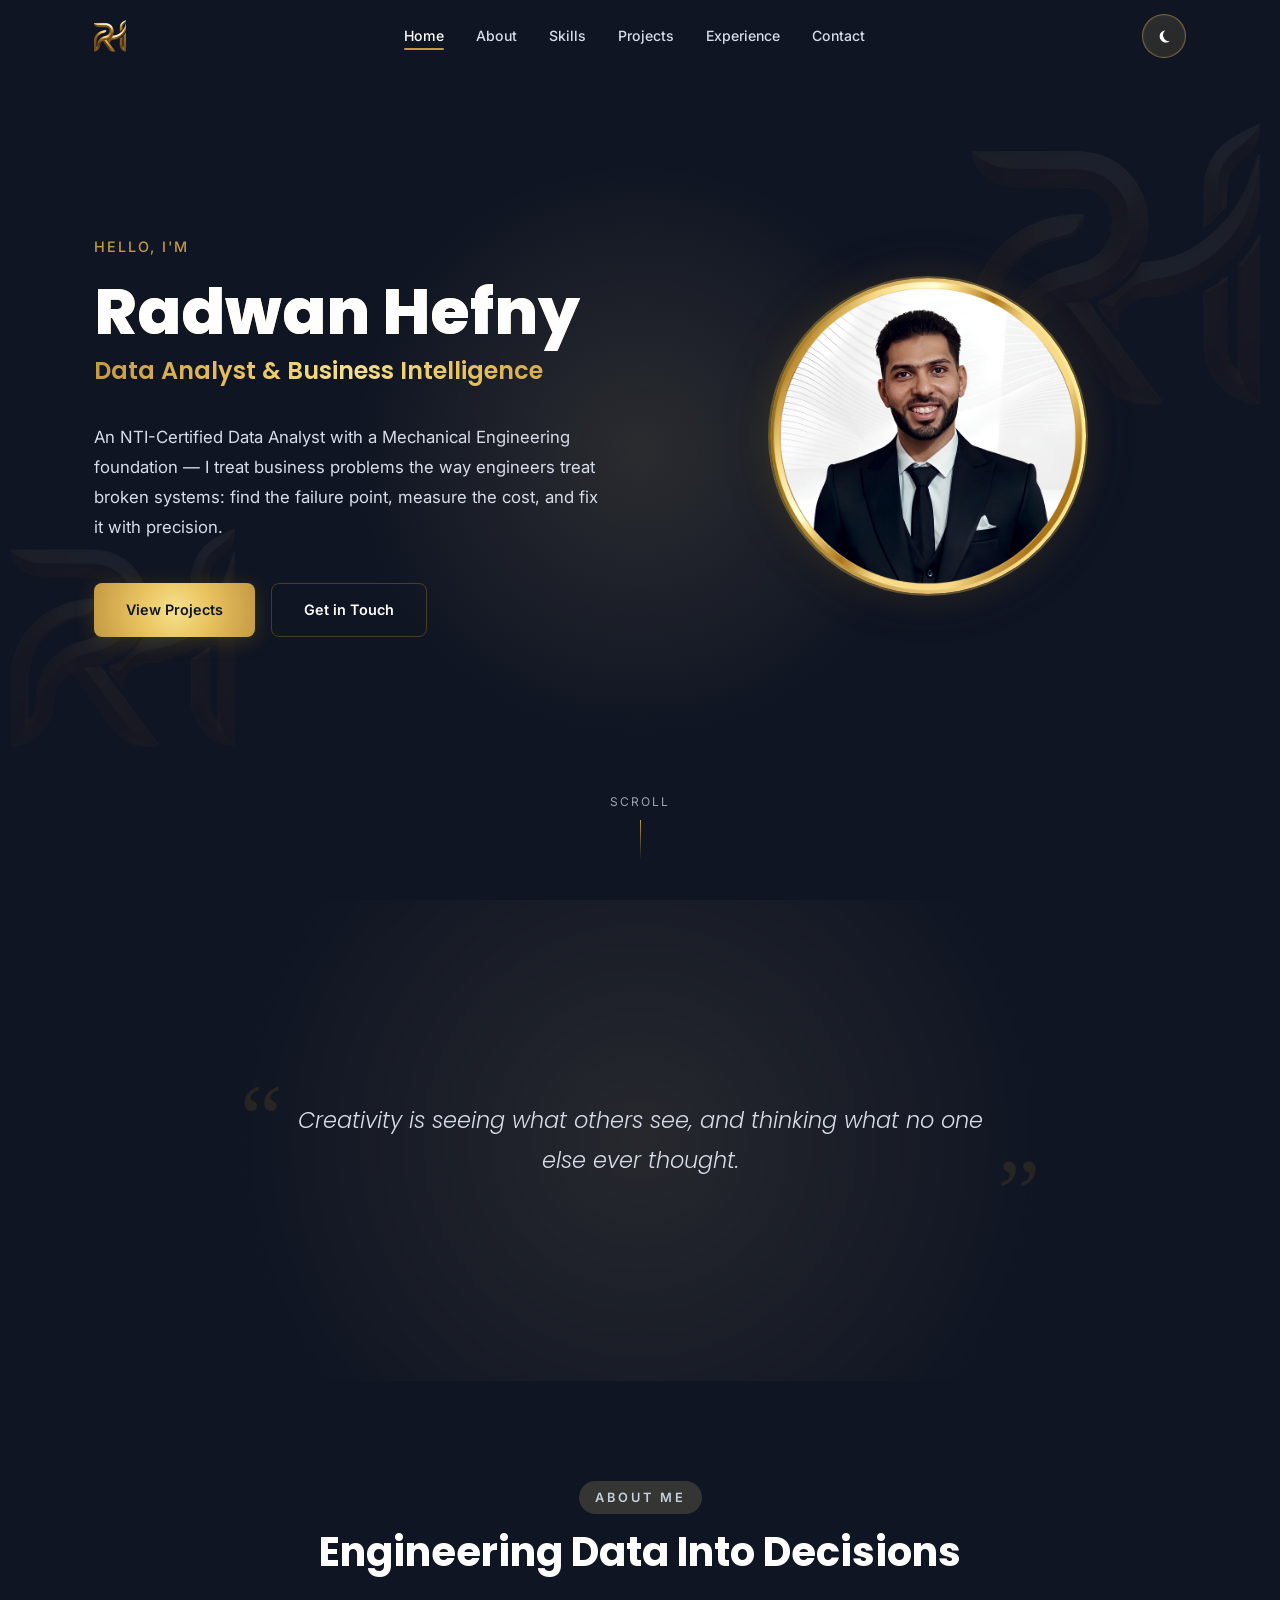
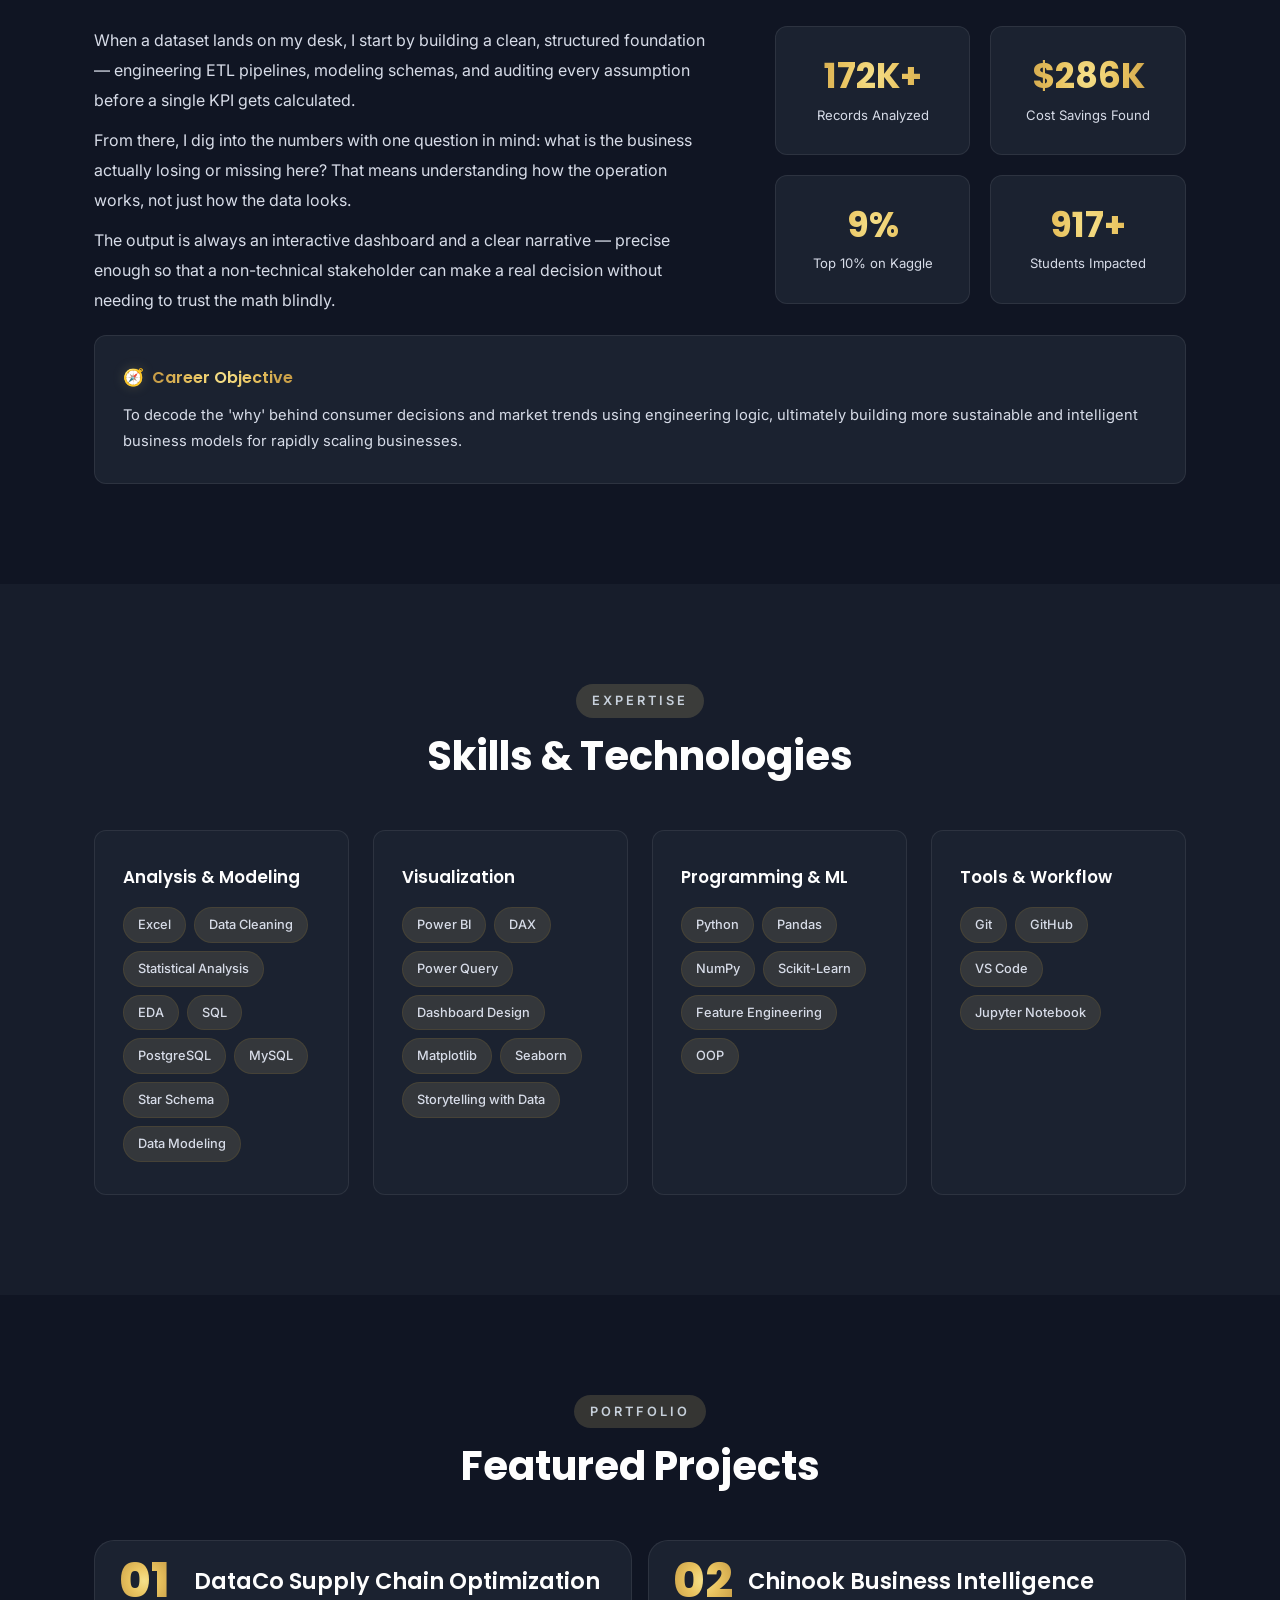
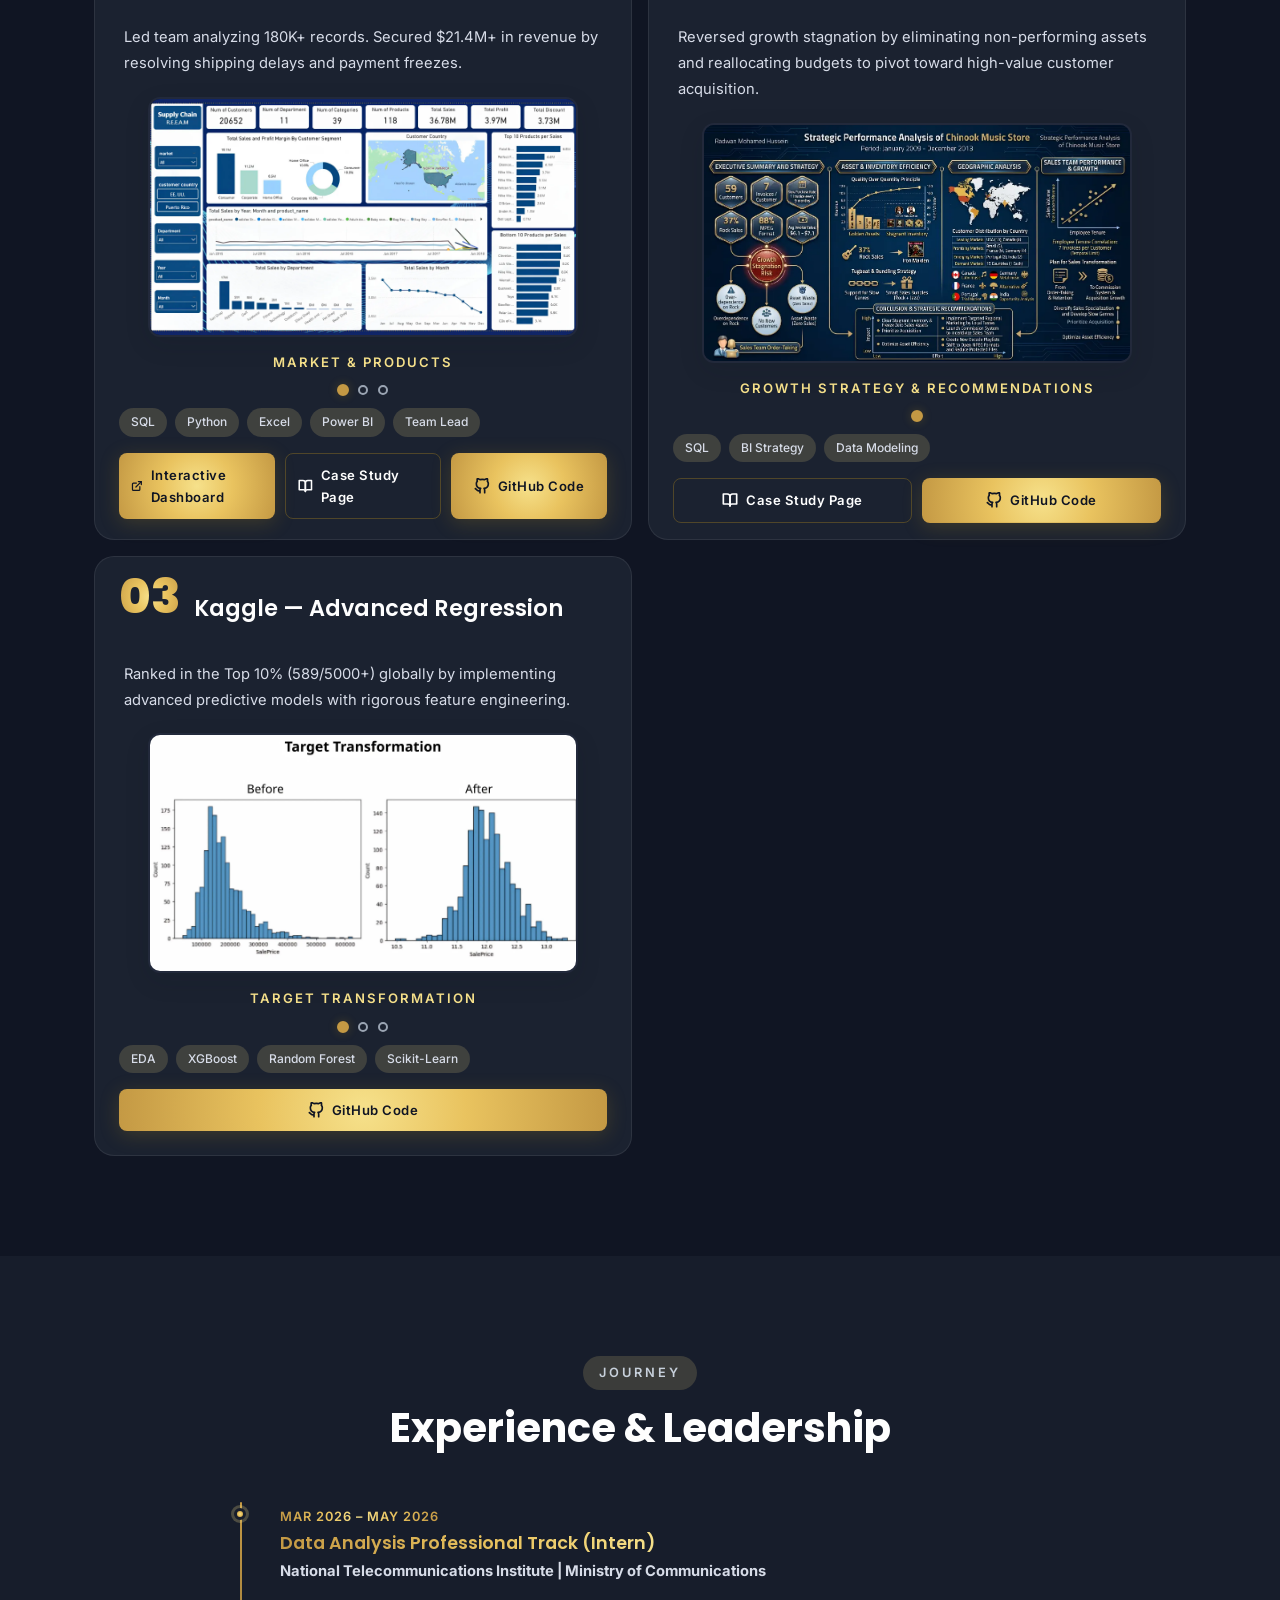
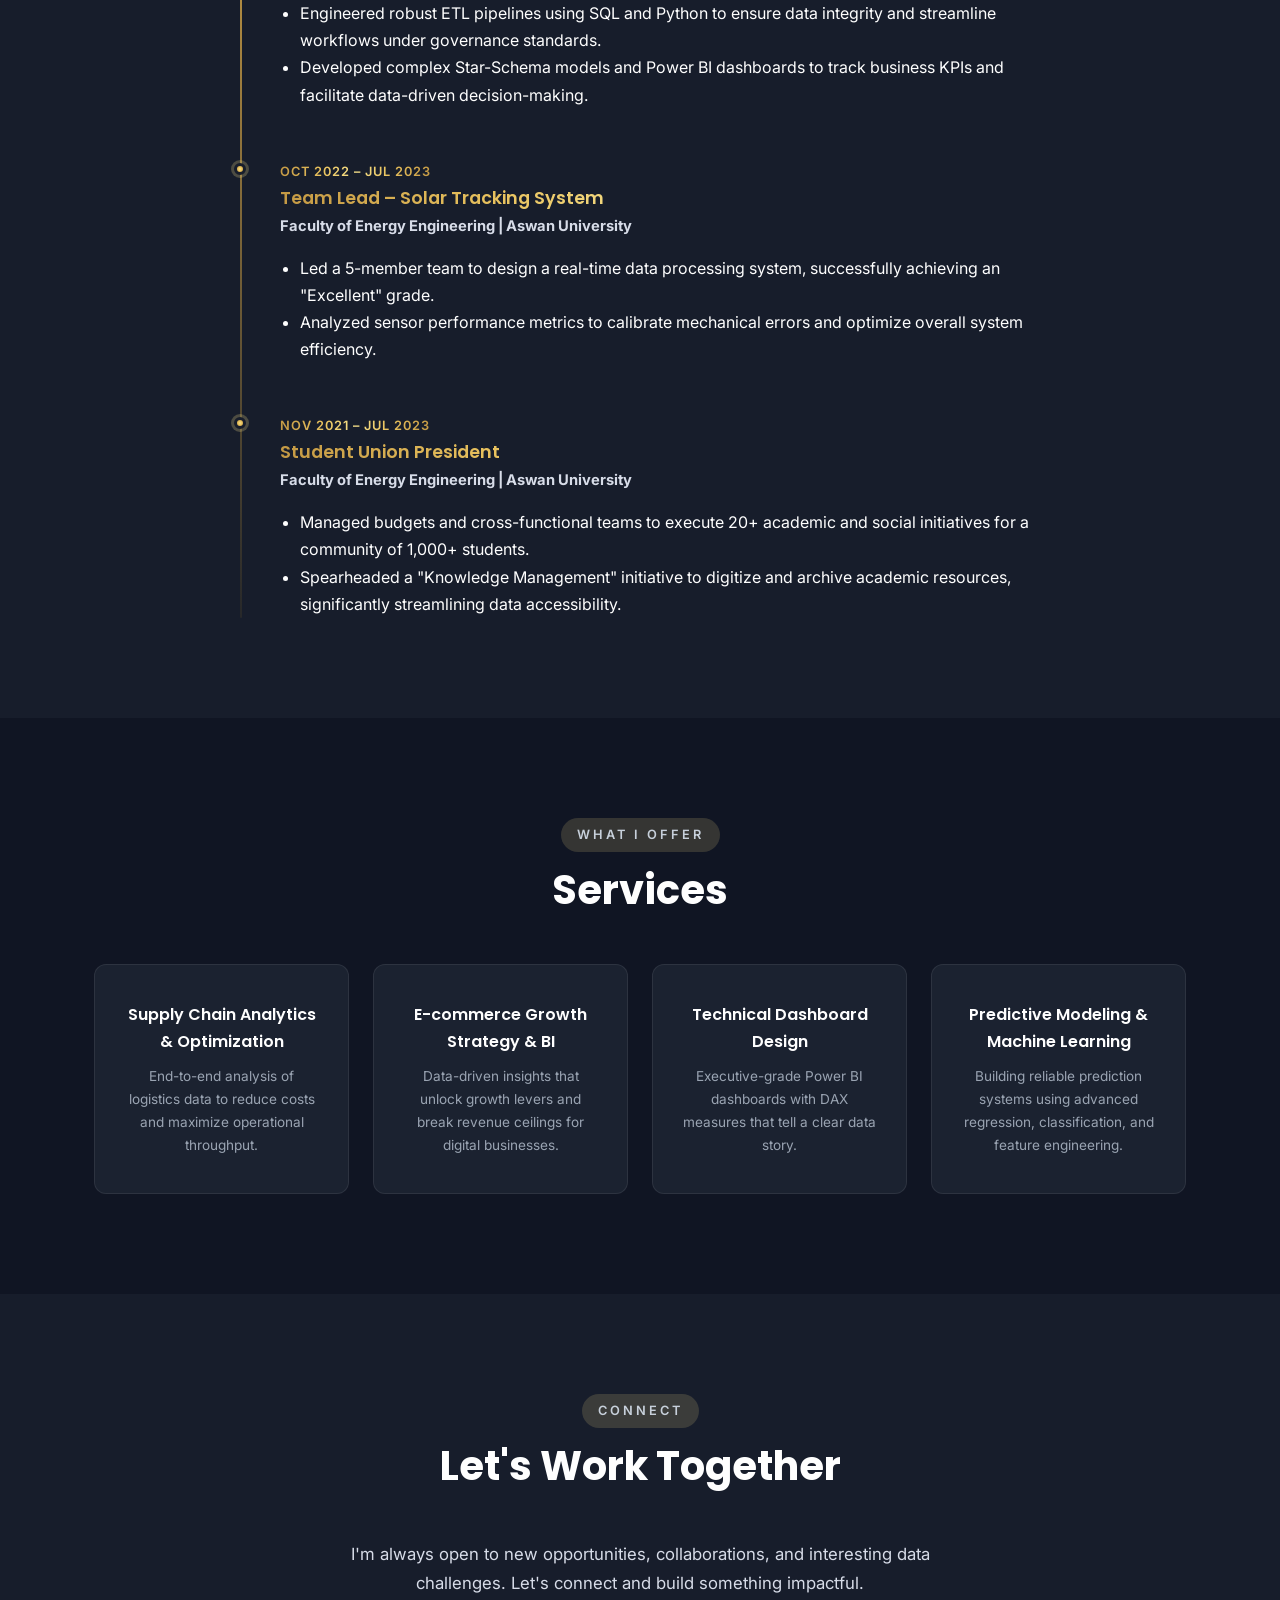
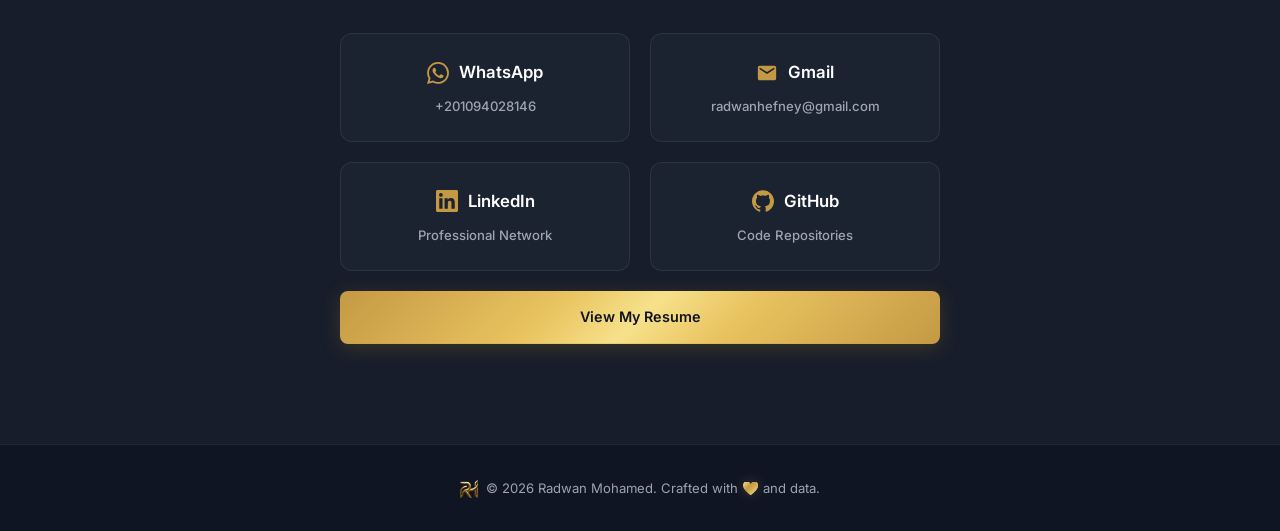
<file: index.html>
<!DOCTYPE html>
<html lang="en">

<head>
  <meta charset="UTF-8" />
  <meta name="viewport" content="width=device-width, initial-scale=1.0" />
  <title>Radwan Hefny</title>
  <meta name="description"
    content="Portfolio of Radwan Mohamed, an NTI-Certified Data Analyst specializing in supply chain optimization, business intelligence, and predictive modeling." />
  <link rel="preconnect" href="https://fonts.googleapis.com" />
  <link rel="preconnect" href="https://fonts.gstatic.com" crossorigin />
  <link
    href="https://fonts.googleapis.com/css2?family=Inter:wght@400;500;600;700&family=Poppins:wght@600;700;800&display=swap"
    rel="stylesheet" />
  <link rel="stylesheet" href="css/style.css?v=3.0" />
  <script defer src="https://www.googletagmanager.com/gtag/js?id=G-DS6XKEZFKC"></script>
  <script>
    window.dataLayer = window.dataLayer || [];
    function gtag() { dataLayer.push(arguments); }
    gtag('js', new Date());

    gtag('config', 'G-DS6XKEZFKC');
  </script>
  <script type="text/javascript">
    (function(c,l,a,r,i,t,y){
        c[a]=c[a]||function(){(c[a].q=c[a].q||[]).push(arguments)};
        t=l.createElement(r);t.async=1;t.src="https://www.clarity.ms/tag/"+i;
        y=l.getElementsByTagName(r)[0];y.parentNode.insertBefore(t,y);
    })(window, document, "clarity", "script", "xd7ycrbd4f");
</script>
</head>

<body>
  <nav class="navbar" id="navbar">
    <div class="container">
      <a href="#home" class="nav-logo">
        <img src="images/logo-nav.webp" alt="Radwan Mohamed logo" class="nav-logo-img" />
      </a>
      <ul class="nav-links" id="navMenu">
        <li><a href="#home" class="active">Home</a></li>
        <li><a href="#about">About</a></li>
        <li><a href="#skills">Skills</a></li>
        <li><a href="#projects">Projects</a></li>
        <li><a href="#experience">Experience</a></li>
        <li><a href="#contact">Contact</a></li>
      </ul>
      <div class="nav-actions">
        <button class="theme-toggle" id="themeToggle" aria-label="Toggle Theme">
          <span class="moon-icon" aria-hidden="true">
            <svg viewBox="0 0 24 24" fill="none" xmlns="http://www.w3.org/2000/svg">
              <path d="M13.8 4.2a8.3 8.3 0 1 0 6 14.7 8.3 8.3 0 0 1-6-14.7Z" fill="currentColor" />
              <path d="M16.2 7.8a4.1 4.1 0 0 1 2.8 3.8 4.2 4.2 0 0 0-2.8-3.8Z" fill="#0f172a" opacity="0.78" />
            </svg>
          </span>
          <span class="sun-icon" aria-hidden="true">
            <svg viewBox="0 0 24 24" fill="none" xmlns="http://www.w3.org/2000/svg">
              <circle cx="12" cy="12" r="4.6" fill="currentColor" />
              <path d="M12 2.5v2.7M12 18.8v2.7M2.5 12h2.7M18.8 12h2.7M4.8 4.8l1.9 1.9M17.3 17.3l1.9 1.9M4.8 19.2l1.9-1.9M17.3 6.7l1.9-1.9" stroke="currentColor" stroke-width="1.8" stroke-linecap="round" />
            </svg>
          </span>
        </button>
        <button class="nav-toggle" id="navToggle" aria-label="Toggle navigation">
          <span></span><span></span><span></span>
        </button>
      </div>
    </div>
  </nav>

  <main>

    <section class="hero section" id="home">
      <div class="hero-bg-glow"></div>
      <div class="container">
        <div class="hero-grid">
          <div class="hero-content">
            <p class="hero-greeting">Hello, I'm</p>
            <h1 class="hero-name">Radwan Hefny</h1>
            <p class="hero-title">Data Analyst &amp; Business Intelligence</p>
            <p class="hero-desc">An NTI-Certified Data Analyst with a Mechanical Engineering foundation — I treat business problems the way engineers treat broken systems: find the failure point, measure the cost, and fix it with precision.</p>
            <div class="hero-buttons">
              <a href="#projects" class="btn btn-primary">View Projects</a>
              <a href="#contact" class="btn btn-outline">Get in Touch</a>
            </div>
          </div>
          <div class="hero-image-wrapper">
            <div class="hero-image-frame">
              <img src="images/profile.webp" alt="Radwan Mohamed — Data Analyst" class="hero-image" fetchpriority="high"
                decoding="async" />
            </div>
            <div class="hero-image-glow"></div>
          </div>
        </div>
      </div>
      <div class="hero-scroll-indicator">
        <span>Scroll</span>
        <div class="scroll-line"></div>
      </div>
    </section>

    <section class="quote-section reveal">
      <div class="container">
        <blockquote class="quote-block">
          <span class="quote-mark left">“</span>
          <p>Creativity is seeing what others see, and thinking what no one else ever thought.</p>
          <span class="quote-mark right">”</span>
        </blockquote>
      </div>
    </section>

    <section class="section" id="about">
      <div class="container">
        <div class="section-header reveal">
          <span class="section-label">About Me</span>
          <h2 class="section-title">Engineering Data Into Decisions</h2>
        </div>
        <div class="about-grid">
          <div class="about-text reveal">
            <p>When a dataset lands on my desk, I start by building a clean, structured foundation — engineering ETL pipelines, modeling schemas, and auditing every assumption before a single KPI gets calculated.</p>
            <p>From there, I dig into the numbers with one question in mind: what is the business actually losing or missing here? That means understanding how the operation works, not just how the data looks.</p>
            <p>The output is always an interactive dashboard and a clear narrative — precise enough so that a non-technical stakeholder can make a real decision without needing to trust the math blindly.</p>
          </div>
          <div class="about-stats reveal" data-stagger>
            <div class="stat-card">
              <span class="stat-number" data-count="180" data-suffix="K+">0</span>
              <span class="stat-label">Records Analyzed</span>
            </div>
            <div class="stat-card">
              <span class="stat-number" data-count="300" data-prefix="$" data-suffix="K">0</span>
              <span class="stat-label">Cost Savings Found</span>
            </div>
            <div class="stat-card">
              <span class="stat-number" data-count="10" data-suffix="%">0</span>
              <span class="stat-label">Top 10% on Kaggle</span>
            </div>
            <div class="stat-card">
              <span class="stat-number" data-count="1000" data-suffix="+">0</span>
              <span class="stat-label">Students Impacted</span>
            </div>
          </div>
          <div class="about-objective reveal">
            <h3><span class="objective-emoji emoji-gold">🧭</span> <span class="objective-text">Career Objective</span></h3>
            <p>To decode the 'why' behind consumer decisions and market trends using engineering logic, ultimately
              building more sustainable and intelligent business models for rapidly scaling businesses.</p>
          </div>
        </div>
      </div>
    </section>

    <section class="section" id="skills">
      <div class="container">
        <div class="section-header reveal">
          <span class="section-label">Expertise</span>
          <h2 class="section-title">Skills & Technologies</h2>
        </div>
        <div class="skills-grid" data-stagger>
          <div class="skill-category reveal">
            <h3>Analysis & Modeling</h3>
            <div class="skill-tags">
              <span class="skill-tag">Excel</span>
              <span class="skill-tag">Data Cleaning</span>
              <span class="skill-tag">Statistical Analysis</span>
              <span class="skill-tag">EDA</span>
              <span class="skill-tag">SQL</span>
              <span class="skill-tag">PostgreSQL</span>
              <span class="skill-tag">MySQL</span>
              <span class="skill-tag">Star Schema</span>
              <span class="skill-tag">Data Modeling</span>
            </div>
          </div>
          <div class="skill-category reveal">
            <h3>Visualization</h3>
            <div class="skill-tags">
              <span class="skill-tag">Power BI</span>
              <span class="skill-tag">DAX</span>
              <span class="skill-tag">Power Query</span>
              <span class="skill-tag">Dashboard Design</span>
              <span class="skill-tag">Matplotlib</span>
              <span class="skill-tag">Seaborn</span>
              <span class="skill-tag">Storytelling with Data</span>
            </div>
          </div>
          <div class="skill-category reveal">
            <h3>Programming & ML</h3>
            <div class="skill-tags">
              <span class="skill-tag">Python</span>
              <span class="skill-tag">Pandas</span>
              <span class="skill-tag">NumPy</span>
              <span class="skill-tag">Scikit-Learn</span>
              <span class="skill-tag">Feature Engineering</span>
              <span class="skill-tag">OOP</span>
            </div>
          </div>
          <div class="skill-category reveal">
            <h3>Tools & Workflow</h3>
            <div class="skill-tags">
              <span class="skill-tag">Git</span>
              <span class="skill-tag">GitHub</span>
              <span class="skill-tag">VS Code</span>
              <span class="skill-tag">Jupyter Notebook</span>
            </div>
          </div>
        </div>
      </div>
    </section>

    <section class="section" id="projects">
      <div class="container">
        <div class="section-header reveal">
          <span class="section-label">Portfolio</span>
          <h2 class="section-title">Featured Projects</h2>
        </div>
        <div class="projects-grid" data-stagger>
          <div class="project-card project-card--featured reveal">
            <span class="project-number">01</span>
            <h3>DataCo Supply Chain Optimization</h3>
            <p>Led team analyzing 180K+ records. Secured $21.4M+ in revenue by resolving shipping delays and payment freezes.</p>
            <div class="dashboard-carousel" id="dashboardCarousel">
              <button class="carousel-arrow carousel-arrow--prev" id="carouselPrev" aria-label="Previous dashboard">
                <svg viewBox="0 0 24 24" fill="none" xmlns="http://www.w3.org/2000/svg">
                  <path d="M15 19l-7-7 7-7" stroke="currentColor" stroke-width="2.5" stroke-linecap="round"
                    stroke-linejoin="round" />
                </svg>
              </button>
              <div class="carousel-viewport">
                <div class="carousel-slide active" data-slide="0">
                  <img src="images/customers.webp" alt="DataCo Dashboard — Market & Products Analysis" width="1920"
                    height="1080" loading="lazy" />
                </div>
                <div class="carousel-slide" data-slide="1">
                  <img src="images/sales.webp" alt="DataCo Dashboard — Sales & Profit Breakdown" width="1920"
                    height="1080" loading="lazy" />
                </div>
                <div class="carousel-slide" data-slide="2">
                  <img src="images/shipping.webp" alt="DataCo Dashboard — Shipping & Orders Analysis" width="1920"
                    height="1080" loading="lazy" />
                </div>
              </div>
              <button class="carousel-arrow carousel-arrow--next" id="carouselNext" aria-label="Next dashboard">
                <svg viewBox="0 0 24 24" fill="none" xmlns="http://www.w3.org/2000/svg">
                  <path d="M9 5l7 7-7 7" stroke="currentColor" stroke-width="2.5" stroke-linecap="round"
                    stroke-linejoin="round" />
                </svg>
              </button>
              <span class="carousel-label" id="carouselLabel"
                data-labels='["Market & Products", "Sales & Profit", "Shipping & Orders"]'>Market & Products</span>
              <div class="carousel-dots" id="carouselDots">
                <button class="carousel-dot active" data-dot="0" aria-label="Slide 1"></button>
                <button class="carousel-dot" data-dot="1" aria-label="Slide 2"></button>
                <button class="carousel-dot" data-dot="2" aria-label="Slide 3"></button>
              </div>
            </div>
            <div class="project-tags">
              <span class="project-tag">SQL</span>
              <span class="project-tag">Python</span>
              <span class="project-tag">Excel</span>
              <span class="project-tag">Power BI</span>
              <span class="project-tag">Team Lead</span>
            </div>
            <div class="project-buttons-row">
                <a href="https://app.powerbi.com/view?r=eyJrIjoiYTQxYzkzZjUtZmZmZi00ZWVjLWFhZmMtZWIwODY0NWE2OTA4IiwidCI6IjJiYjZlNWJjLWMxMDktNDdmYi05NDMzLWMxYzZmNGZhMzNmZiIsImMiOjl9&pageName=1d48baa56d1424541090" class="btn btn-primary"
                  aria-label="View DataCo Interactive Dashboard">
                <svg width="16" height="16" viewBox="0 0 24 24" fill="none" stroke="currentColor" stroke-width="2.5"
                  stroke-linecap="round" stroke-linejoin="round">
                  <path d="M18 13v6a2 2 0 0 1-2 2H5a2 2 0 0 1-2-2V8a2 2 0 0 1 2-2h6" />
                  <polyline points="15 3 21 3 21 9" />
                  <line x1="10" y1="14" x2="21" y2="3" />
                </svg>
                Interactive Dashboard
              </a>
              <a href="dataco.html" class="btn btn-outline"
                aria-label="View DataCo Case Study Page">
                <svg width="16" height="16" viewBox="0 0 24 24" fill="none" stroke="currentColor" stroke-width="2.5"
                  stroke-linecap="round" stroke-linejoin="round">
                  <path d="M2 3h6a4 4 0 0 1 4 4v14a3 3 0 0 0-3-3H2z" />
                  <path d="M22 3h-6a4 4 0 0 0-4 4v14a3 3 0 0 1 3-3h7z" />
                </svg>
                Case Study Page
              </a>
              <a href="https://github.com/radwanhefny/DataCo-Smart-Supply-Chain-for-Big-Data-Analysis" target="_blank"
                rel="noopener noreferrer" class="btn btn-code"
                aria-label="View DataCo GitHub Code">
                <svg width="16" height="16" viewBox="0 0 24 24" fill="none" stroke="currentColor" stroke-width="2.5"
                  stroke-linecap="round" stroke-linejoin="round">
                  <path d="M9 19c-5 1.5-5-2.5-7-3m14 6v-3.87a3.37 3.37 0 0 0-.94-2.61c3.14-.35 6.44-1.54 6.44-7A5.44 5.44 0 0 0 20 4.77 5.07 5.07 0 0 0 19.91 1S18.73.65 16 2.48a13.38 13.38 0 0 0-7 0C6.27.65 5.09 1 5.09 1A5.07 5.07 0 0 0 5 4.77a5.44 5.44 0 0 0-1.5 3.78c0 5.42 3.3 6.61 6.44 7A3.37 3.37 0 0 0 9 18.13V22" />
                </svg>
                GitHub Code
              </a>
            </div>
          </div>
          <div class="project-card reveal">
            <span class="project-number">02</span>
            <h3>Chinook Business Intelligence</h3>
            <p>Reversed growth stagnation by eliminating non-performing assets and reallocating budgets to pivot toward high-value customer acquisition.</p>

            <div class="dashboard-carousel">
              <button class="carousel-arrow carousel-arrow--prev" aria-label="Previous image">
                <svg viewBox="0 0 24 24" fill="none" xmlns="http://www.w3.org/2000/svg">
                  <path d="M15 19l-7-7 7-7" stroke="currentColor" stroke-width="2.5" stroke-linecap="round"
                    stroke-linejoin="round" />
                </svg>
              </button>
              <div class="carousel-viewport">
                <div class="carousel-slide active">
                  <img src="images/chinook.webp" alt="Chinook BI Recommendations — Growth Strategy" />
                </div>
              </div>
              <button class="carousel-arrow carousel-arrow--next" aria-label="Next image">
                <svg viewBox="0 0 24 24" fill="none" xmlns="http://www.w3.org/2000/svg">
                  <path d="M9 5l7 7-7 7" stroke="currentColor" stroke-width="2.5" stroke-linecap="round"
                    stroke-linejoin="round" />
                </svg>
              </button>
              <span class="carousel-label" data-labels='["Growth Strategy & Recommendations"]'>Growth Strategy &
                Recommendations</span>
              <div class="carousel-dots">
                <button class="carousel-dot active" data-dot="0" aria-label="Slide 1"></button>
              </div>
            </div>

            <div class="project-tags">
              <span class="project-tag">SQL</span>
              <span class="project-tag">BI Strategy</span>
              <span class="project-tag">Data Modeling</span>
            </div>
            <div class="project-buttons-row">
              <a href="chinook.html" class="btn btn-outline"
                aria-label="View Chinook Case Study Page">
                <svg width="16" height="16" viewBox="0 0 24 24" fill="none" stroke="currentColor" stroke-width="2.5"
                  stroke-linecap="round" stroke-linejoin="round">
                  <path d="M2 3h6a4 4 0 0 1 4 4v14a3 3 0 0 0-3-3H2z" />
                  <path d="M22 3h-6a4 4 0 0 0-4 4v14a3 3 0 0 1 3-3h7z" />
                </svg>
                Case Study Page
              </a>
              <a href="https://github.com/radwanhefny/Chinook" target="_blank"
                rel="noopener noreferrer" class="btn btn-code"
                aria-label="View Chinook GitHub Code">
                <svg width="16" height="16" viewBox="0 0 24 24" fill="none" stroke="currentColor" stroke-width="2.5"
                  stroke-linecap="round" stroke-linejoin="round">
                  <path d="M9 19c-5 1.5-5-2.5-7-3m14 6v-3.87a3.37 3.37 0 0 0-.94-2.61c3.14-.35 6.44-1.54 6.44-7A5.44 5.44 0 0 0 20 4.77 5.07 5.07 0 0 0 19.91 1S18.73.65 16 2.48a13.38 13.38 0 0 0-7 0C6.27.65 5.09 1 5.09 1A5.07 5.07 0 0 0 5 4.77a5.44 5.44 0 0 0-1.5 3.78c0 5.42 3.3 6.61 6.44 7A3.37 3.37 0 0 0 9 18.13V22" />
                </svg>
                GitHub Code
              </a>
            </div>
          </div>
          <div class="project-card reveal">
            <span class="project-number">03</span>
            <h3>Kaggle — Advanced Regression</h3>
            <p>Ranked in the Top 10% (589/5000+) globally by implementing advanced predictive models with rigorous feature engineering.</p>

            <div class="dashboard-carousel">
              <button class="carousel-arrow carousel-arrow--prev" aria-label="Previous image">
                <svg viewBox="0 0 24 24" fill="none" xmlns="http://www.w3.org/2000/svg">
                  <path d="M15 19l-7-7 7-7" stroke="currentColor" stroke-width="2.5" stroke-linecap="round"
                    stroke-linejoin="round" />
                </svg>
              </button>
              <div class="carousel-viewport">
                <div class="carousel-slide active">
                  <img src="images/housing_dist.webp" alt="Target Variable Transformation - Housing Prices" />
                </div>
                <div class="carousel-slide">
                  <img src="images/housing_corr.webp" alt="Multicollinearity Reduction Heatmap" />
                </div>
                <div class="carousel-slide">
                  <img src="images/housing_features.webp" alt="Feature Correlation Analysis" />
                </div>
              </div>
              <button class="carousel-arrow carousel-arrow--next" aria-label="Next image">
                <svg viewBox="0 0 24 24" fill="none" xmlns="http://www.w3.org/2000/svg">
                  <path d="M9 5l7 7-7 7" stroke="currentColor" stroke-width="2.5" stroke-linecap="round"
                    stroke-linejoin="round" />
                </svg>
              </button>
              <span class="carousel-label"
                data-labels='["Target Transformation", "Multicollinearity Reduction", "Feature Correlations"]'>Target
                Transformation</span>
              <div class="carousel-dots">
                <button class="carousel-dot active" data-dot="0" aria-label="Slide 1"></button>
                <button class="carousel-dot" data-dot="1" aria-label="Slide 2"></button>
                <button class="carousel-dot" data-dot="2" aria-label="Slide 3"></button>
              </div>
            </div>

            <div class="project-tags">
              <span class="project-tag">EDA</span>
              <span class="project-tag">XGBoost</span>
              <span class="project-tag">Random Forest</span>
              <span class="project-tag">Scikit-Learn</span>
            </div>
            <div class="project-buttons-row project-buttons-row--single">
              <a href="https://github.com/radwanhefny/House-Price-Advanced-Regression-Techniques" target="_blank"
                rel="noopener noreferrer" class="btn btn-code"
                aria-label="View House Prices GitHub Code">
                <svg width="16" height="16" viewBox="0 0 24 24" fill="none" stroke="currentColor" stroke-width="2.5"
                  stroke-linecap="round" stroke-linejoin="round">
                  <path d="M9 19c-5 1.5-5-2.5-7-3m14 6v-3.87a3.37 3.37 0 0 0-.94-2.61c3.14-.35 6.44-1.54 6.44-7A5.44 5.44 0 0 0 20 4.77 5.07 5.07 0 0 0 19.91 1S18.73.65 16 2.48a13.38 13.38 0 0 0-7 0C6.27.65 5.09 1 5.09 1A5.07 5.07 0 0 0 5 4.77a5.44 5.44 0 0 0-1.5 3.78c0 5.42 3.3 6.61 6.44 7A3.37 3.37 0 0 0 9 18.13V22" />
                </svg>
                GitHub Code
              </a>
            </div>
          </div>
        </div>
      </div>
    </section>

    <section class="section" id="experience">
      <div class="container">
        <div class="section-header reveal">
          <span class="section-label">Journey</span>
          <h2 class="section-title">Experience & Leadership</h2>
        </div>
        <div class="timeline">
          <div class="timeline-item reveal">
            <div class="timeline-dot"></div>
            <span class="timeline-date">Mar 2026 – May 2026</span>
            <h3>Data Analysis Professional Track (Intern)</h3>
            <div class="experience-content">
              <p style="margin-top: -10px; margin-bottom: 15px;"><strong>National Telecommunications Institute |
                  Ministry
                  of Communications</strong></p>
              <ul style="list-style-type: disc; margin-left: 20px;">
                <li>Engineered robust ETL pipelines using SQL and Python to ensure data integrity and streamline workflows under governance standards.</li>
                <li>Developed complex Star-Schema models and Power BI dashboards to track business KPIs and facilitate data-driven decision-making.</li>
              </ul>
            </div>
          </div>

          <div class="timeline-item reveal">
            <div class="timeline-dot"></div>
            <span class="timeline-date">Oct 2022 – Jul 2023</span>
            <h3>Team Lead – Solar Tracking System</h3>
            <div class="experience-content">
              <p style="margin-top: -10px; margin-bottom: 15px;"><strong>Faculty of Energy Engineering | Aswan University</strong></p>
              <ul style="list-style-type: disc; margin-left: 20px;">
                <li>Led a 5-member team to design a real-time data processing system, successfully achieving an "Excellent" grade.</li>
                <li>Analyzed sensor performance metrics to calibrate mechanical errors and optimize overall system efficiency.</li>
              </ul>
            </div>
          </div>

          <div class="timeline-item reveal">
            <div class="timeline-dot"></div>
            <span class="timeline-date">Nov 2021 – Jul 2023</span>
            <h3>Student Union President</h3>
            <div class="experience-content">
              <p style="margin-top: -10px; margin-bottom: 15px;"><strong>Faculty of Energy Engineering | Aswan University</strong></p>
              <ul style="list-style-type: disc; margin-left: 20px;">
                <li>Managed budgets and cross-functional teams to execute 20+ academic and social initiatives for a community of 1,000+ students.</li>
                <li>Spearheaded a "Knowledge Management" initiative to digitize and archive academic resources, significantly streamlining data accessibility.</li>
              </ul>
            </div>
        </div>
      </div>
    </section>

    <section class="section" id="services">
      <div class="container">
        <div class="section-header reveal">
          <span class="section-label">What I Offer</span>
          <h2 class="section-title">Services</h2>
        </div>
        <div class="services-grid" data-stagger>
          <div class="service-card reveal">
            <h3>Supply Chain Analytics & Optimization</h3>
            <p>End-to-end analysis of logistics data to reduce costs and maximize operational throughput.</p>
          </div>
          <div class="service-card reveal">
            <h3>E-commerce Growth Strategy & BI</h3>
            <p>Data-driven insights that unlock growth levers and break revenue ceilings for digital businesses.</p>
          </div>
          <div class="service-card reveal">
            <h3>Technical Dashboard Design</h3>
            <p>Executive-grade Power BI dashboards with DAX measures that tell a clear data story.</p>
          </div>
          <div class="service-card reveal">
            <h3>Predictive Modeling & Machine Learning</h3>
            <p>Building reliable prediction systems using advanced regression, classification, and feature engineering.
            </p>
          </div>
        </div>
      </div>
    </section>

    <section class="section" id="contact">
      <div class="container">
        <div class="section-header reveal">
          <span class="section-label">Connect</span>
          <h2 class="section-title">Let's Work Together</h2>
        </div>
        <div class="contact-content reveal">
          <p>I'm always open to new opportunities, collaborations, and interesting data challenges. Let's connect and
            build something impactful.</p>
          <div class="contact-links">
            <a href="https://wa.me/201094028146" target="_blank" rel="noopener noreferrer" class="contact-link"
              id="whatsapp-link-container" aria-label="Chat with me on WhatsApp">
              <div class="contact-link-main">
                <svg viewBox="0 0 24 24" xmlns="http://www.w3.org/2000/svg" fill="currentColor">
                  <path
                    d="M17.472 14.382c-.297-.149-1.758-.867-2.03-.967-.273-.099-.471-.148-.67.15-.197.297-.767.966-.94 1.164-.173.199-.347.223-.644.075-.297-.15-1.255-.463-2.39-1.475-.883-.788-1.48-1.761-1.653-2.059-.173-.297-.018-.458.13-.606.134-.133.298-.347.446-.52.149-.174.198-.298.298-.497.099-.198.05-.371-.025-.52-.075-.149-.669-1.612-.916-2.207-.242-.579-.487-.5-.669-.51a12.8 12.8 0 00-.57-.01c-.198 0-.52.074-.792.372-.272.297-1.04 1.016-1.04 2.479 0 1.462 1.065 2.875 1.213 3.074.149.198 2.096 3.2 5.077 4.487.709.306 1.262.489 1.694.625.712.227 1.36.195 1.871.118.571-.085 1.758-.719 2.006-1.413.248-.694.248-1.289.173-1.413-.074-.124-.272-.198-.57-.347m-5.421 7.403h-.004a9.87 9.87 0 01-5.031-1.378l-.361-.214-3.741.982.998-3.648-.235-.374a9.86 9.86 0 01-1.51-5.26c.001-5.45 4.436-9.884 9.888-9.884 2.64 0 5.122 1.03 6.988 2.898a9.825 9.825 0 012.893 6.994c-.003 5.45-4.437 9.884-9.885 9.884m8.413-18.297A11.815 11.815 0 0012.05 0C5.495 0 .16 5.335.157 11.892c0 2.096.547 4.142 1.588 5.945L.057 24l6.305-1.654a11.882 11.882 0 005.683 1.448h.005c6.554 0 11.89-5.335 11.893-11.893a11.821 11.821 0 00-3.48-8.413z" />
                </svg>
                <span>WhatsApp</span>
              </div>
              <div class="contact-secondary">
                <span>+201094028146</span>
                <button class="copy-btn" onclick="copyContactText(event, '+201094028146', 'whatsapp-tooltip')"
                  title="Copy Number">
                  <svg viewBox="0 0 24 24" fill="none" stroke="currentColor" stroke-width="2" stroke-linecap="round"
                    stroke-linejoin="round">
                    <rect x="9" y="9" width="13" height="13" rx="2" ry="2"></rect>
                    <path d="M5 15H4a2 2 0 0 1-2-2V4a2 2 0 0 1 2-2h9a2 2 0 0 1 2 2v1"></path>
                  </svg>
                </button>
              </div>
              <span class="contact-tooltip" id="whatsapp-tooltip">Fastest Response</span>
            </a>

            <a href="mailto:radwanhefney@gmail.com" class="contact-link" id="mail-link-container"
              aria-label="Send me an email at radwanhefny@gmail.com">
              <div class="contact-link-main">
                <svg viewBox="0 0 24 24" xmlns="http://www.w3.org/2000/svg" fill="currentColor">
                  <path
                    d="M20 4H4c-1.1 0-1.99.9-1.99 2L2 18c0 1.1.9 2 2 2h16c1.1 0 2-.9 2-2V6c0-1.1-.9-2-2-2zm0 4l-8 5-8-5V6l8 5 8-5v2z" />
                </svg>
                <span>Gmail</span>
              </div>
              <div class="contact-secondary">
                <span>radwanhefney@gmail.com</span>
                <button class="copy-btn" onclick="copyContactText(event, 'radwanhefney@gmail.com', 'copy-tooltip')"
                  title="Copy Email">
                  <svg viewBox="0 0 24 24" fill="none" stroke="currentColor" stroke-width="2" stroke-linecap="round"
                    stroke-linejoin="round">
                    <rect x="9" y="9" width="13" height="13" rx="2" ry="2"></rect>
                    <path d="M5 15H4a2 2 0 0 1-2-2V4a2 2 0 0 1 2-2h9a2 2 0 0 1 2 2v1"></path>
                  </svg>
                </button>
              </div>
              <span class="contact-tooltip" id="copy-tooltip">Click to copy email</span>
            </a>

            <a href="https://linkedin.com/in/radwanhefny" target="_blank" rel="noopener noreferrer" class="contact-link"
              aria-label="Connect with me on LinkedIn">
              <div class="contact-link-main">
                <svg viewBox="0 0 24 24" xmlns="http://www.w3.org/2000/svg" fill="currentColor">
                  <path
                    d="M20.447 20.452h-3.554v-5.569c0-1.328-.027-3.037-1.852-3.037-1.853 0-2.136 1.445-2.136 2.939v5.667H9.351V9h3.414v1.561h.046c.477-.9 1.637-1.85 3.37-1.85 3.601 0 4.267 2.37 4.267 5.455v6.286zM5.337 7.433a2.062 2.062 0 01-2.063-2.065 2.064 2.064 0 112.063 2.065zm1.782 13.019H3.555V9h3.564v11.452zM22.225 0H1.771C.792 0 0 .774 0 1.729v20.542C0 23.227.792 24 1.771 24h20.451C23.2 24 24 23.227 24 22.271V1.729C24 .774 23.2 0 22.222 0h.003z" />
                </svg>
                <span>LinkedIn</span>
              </div>
              <div class="contact-secondary">
                <span>Professional Network</span>
              </div>
              <span class="contact-tooltip">View LinkedIn Profile</span>
            </a>

            <a href="https://github.com/radwanhefny" target="_blank" rel="noopener noreferrer" class="contact-link"
              aria-label="Follow me on GitHub">
              <div class="contact-link-main">
                <svg viewBox="0 0 24 24" xmlns="http://www.w3.org/2000/svg" fill="currentColor">
                  <path
                    d="M12 .297c-6.63 0-12 5.373-12 12 0 5.303 3.438 9.8 8.205 11.385.6.113.82-.258.82-.577 0-.285-.01-1.04-.015-2.04-3.338.724-4.042-1.61-4.042-1.61C4.422 18.07 3.633 17.7 3.633 17.7c-1.087-.744.084-.729.084-.729 1.205.084 1.838 1.236 1.838 1.236 1.07 1.835 2.809 1.305 3.495.998.108-.776.417-1.305.76-1.605-2.665-.3-5.466-1.332-5.466-5.93 0-1.31.465-2.38 1.235-3.22-.135-.303-.54-1.523.105-3.176 0 0 1.005-.322 3.3 1.23.96-.267 1.98-.399 3-.405 1.02.006 2.04.138 3 .405 2.28-1.552 3.285-1.23 3.285-1.23.645 1.653.24 2.873.12 3.176.765.84 1.23 1.91 1.23 3.22 0 4.61-2.805 5.625-5.475 5.92.42.36.81 1.096.81 2.22 0 1.606-.015 2.896-.015 3.286 0 .315.21.69.825.57C20.565 22.092 24 17.592 24 12.297c0-6.627-5.373-12-12-12" />
                </svg>
                <span>GitHub</span>
              </div>
              <div class="contact-secondary">
                <span>Code Repositories</span>
              </div>
              <span class="contact-tooltip">View GitHub Repos</span>
            </a>
          </div>
          <a href="https://drive.google.com/file/d/1vHntzir-9vfDyHvpYvYWeQN7Cf-HuLgE/view?usp=sharing" target="_blank" rel="noopener noreferrer" class="btn btn-primary contact-resume-btn" aria-label="View my resume">
            View My Resume
          </a>
        </div>
      </div>
  </main>

  <footer class="footer">
    <div class="container">
      <p><img src="images/logo-nav.webp" alt="Radwan brand logo" class="footer-logo-mark" />&copy; 2026 Radwan Mohamed. Crafted with <span class="emoji-gold footer-heart">💛</span> and data.</p>
    </div>
  </footer>

  <script defer src="js/script.js"></script>
  <script>
    // 1. توليد أو استعادة ID ثابت للزائر (بصمة فريدة للجهاز)
    let visitorId = localStorage.getItem('unique_visitor_id');
    if (!visitorId) {
      visitorId = 'visitor_' + Math.random().toString(36).substr(2, 9);
      localStorage.setItem('unique_visitor_id', visitorId);
    }

    // إرسال البيانات لـ Clarity
    window.clarity("set", "VisitorID", visitorId);

    // 2. نوع الزائر
    window.clarity("set", "UserType", "Potential_Client");

    // 3. الاهتمام الرئيسي
    window.clarity("set", "Interest", "Data_Analysis_Projects");

    // 4. مصدر الزيارة
    if (document.referrer.includes("linkedin")) {
      window.clarity("set", "TrafficSource", "LinkedIn_Post");
    }

    // 5. هل تم تحميل السيرة الذاتية؟
    window.clarity("set", "CV_Downloaded", "No");

    // 6. تشغيل الفيديو (Video Playback)
    // يمكنك استدعاء هذا السطر عند الضغط على زر Play في فيديوهات CapCut/Canva
    window.clarity("set", "Video_Playback", "Not_Started");

    // 7. جودة الجلسة
    window.clarity("set", "SessionQuality", "High_Engagement");

    // 8. عمق التمرير (Scroll Depth)
    // سيتم تحديثه برمجياً ليعرف العميل لأي قسم وصل الزائر (مثلاً: 50% أو Section_Projects)
    window.clarity("set", "Scroll_Depth", "Top_of_Page");

    // 9. قطاع الجمهور
    window.clarity("set", "Audience_Segment", "Decision_Maker");

    // 10. تحليل النماذج (Form Analytics)
    // يعطيك مؤشر إذا كان الزائر بدأ في كتابة رسالة لك أم لا
    window.clarity("set", "Form_Status", "No_Interaction");
  </script>
</body>

</html>
</file>
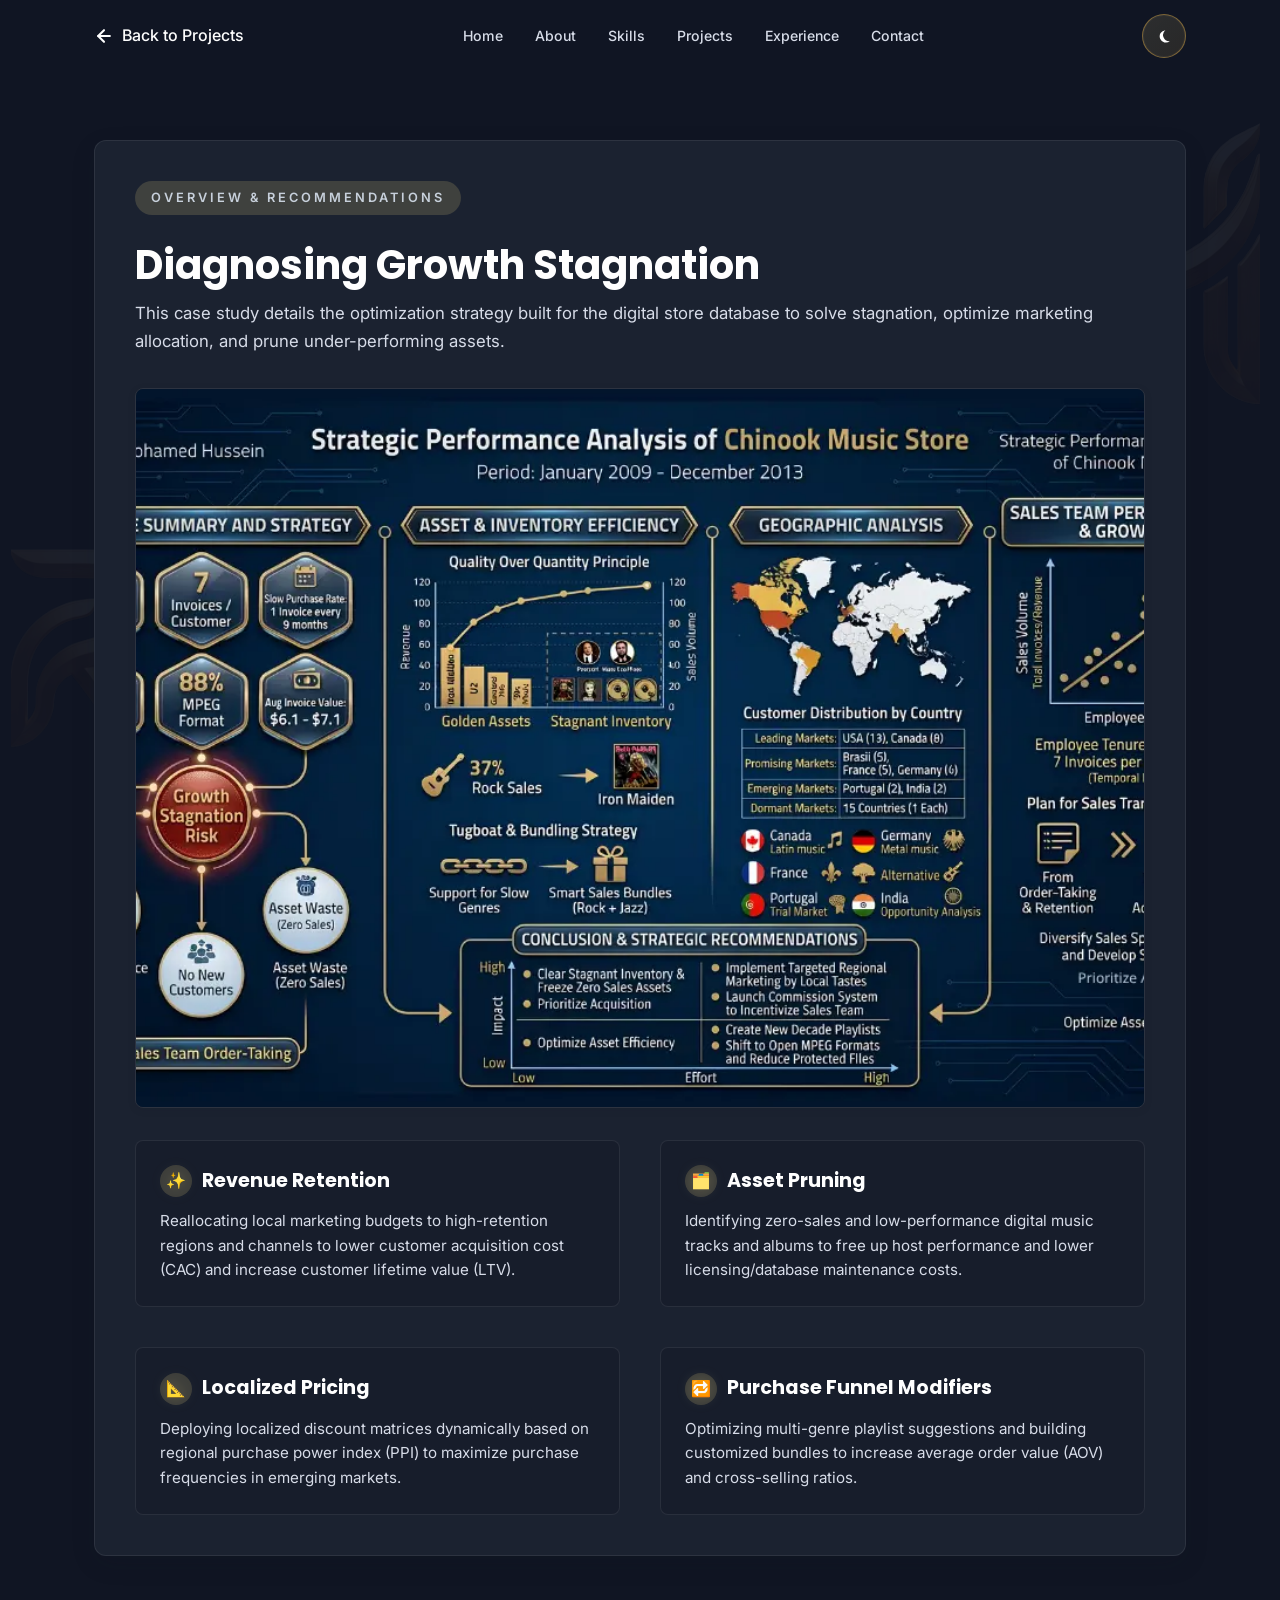
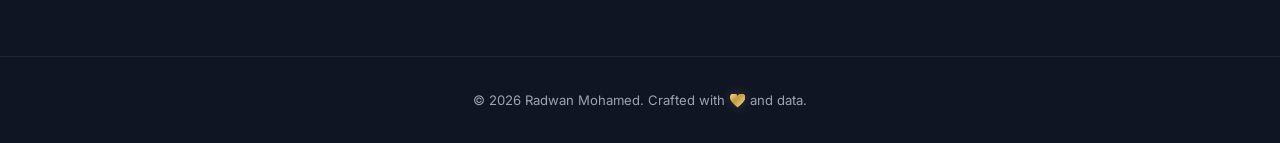
<file: chinook.html>
<!DOCTYPE html>
<html lang="en">

<head>
  <meta charset="UTF-8" />
  <meta name="viewport" content="width=device-width, initial-scale=1.0" />
  <title>Chinook Business Intelligence Case Study | Radwan Hefny</title>
  <meta name="description"
    content="Detailed business intelligence and growth strategy case study for the Chinook digital music store project." />
  <link rel="preconnect" href="https://fonts.googleapis.com" />
  <link rel="preconnect" href="https://fonts.gstatic.com" crossorigin />
  <link
    href="https://fonts.googleapis.com/css2?family=Inter:wght@400;500;600;700&family=Poppins:wght@600;700;800&display=swap"
    rel="stylesheet" />
  <link rel="stylesheet" href="css/style.css" />

  <style>
    .case-study-hero {
      position: relative;
      padding: 140px 0 80px;
      background: radial-gradient(circle at center, rgba(139, 131, 255, 0.08) 0%, var(--bg-primary) 70%);
      border-bottom: 1px solid var(--border);
      text-align: center;
    }

    .case-study-meta {
      display: flex;
      justify-content: center;
      gap: 32px;
      margin-top: 24px;
      flex-wrap: wrap;
      color: var(--text-secondary);
      font-size: 0.9rem;
    }

    .meta-item {
      display: flex;
      align-items: center;
      gap: 8px;
    }

    .meta-item strong {
      color: var(--accent-light);
    }

    .back-btn {
      display: inline-flex;
      align-items: center;
      gap: 8px;
      color: var(--text-primary);
      font-weight: 500;
      transition: color var(--transition);
    }

    .back-btn:hover {
      color: var(--accent);
    }

    .section-desc {
      color: var(--text-secondary);
      font-size: 1.05rem;
      margin-top: 8px;
      margin-bottom: 24px;
      max-width: 720px;
    }

    .chinook-container {
      background: var(--bg-card);
      border: 1px solid var(--border);
      border-radius: var(--radius-md);
      padding: 40px;
      margin-top: 40px;
      box-shadow: var(--shadow-md);
    }

    .chinook-insight-grid {
      display: grid;
      grid-template-columns: 1fr 1fr;
      gap: 40px;
      margin-top: 32px;
    }

    @media (max-width: 768px) {
      .chinook-insight-grid {
        grid-template-columns: 1fr;
      }
    }

    .insight-card {
      background: var(--bg-secondary);
      border: 1px solid var(--border);
      border-radius: var(--radius-sm);
      padding: 24px;
      transition: transform var(--transition), border-color var(--transition);
    }

    .insight-card:hover {
      transform: translateY(-4px);
      border-color: var(--accent);
    }

    .insight-card h3 {
      color: var(--text-primary);
      font-family: var(--font-heading);
      margin-bottom: 12px;
      font-size: 1.2rem;
      display: flex;
      align-items: center;
      gap: 10px;
    }

    .insight-card p {
      color: var(--text-secondary);
      font-size: 0.95rem;
      line-height: 1.6;
    }

    .badge-icon {
      background: var(--accent-glow);
      color: var(--accent-light);
      width: 32px;
      height: 32px;
      border-radius: 50%;
      display: flex;
      align-items: center;
      justify-content: center;
      font-size: 1rem;
    }
  </style>
</head>

<body>
  <nav class="navbar scrolled" id="navbar">
    <div class="container">
      <a href="index.html#projects" class="back-btn" aria-label="Back to projects section">
        <svg width="20" height="20" viewBox="0 0 24 24" fill="none" stroke="currentColor" stroke-width="2.5"
          stroke-linecap="round" stroke-linejoin="round">
          <line x1="19" y1="12" x2="5" y2="12"></line>
          <polyline points="12 19 5 12 12 5"></polyline>
        </svg>
        Back to Projects
      </a>
      <ul class="nav-links">
        <li><a href="index.html#home">Home</a></li>
        <li><a href="index.html#about">About</a></li>
        <li><a href="index.html#skills">Skills</a></li>
        <li><a href="index.html#projects">Projects</a></li>
        <li><a href="index.html#experience">Experience</a></li>
        <li><a href="index.html#contact">Contact</a></li>
      </ul>
      <div class="nav-actions">
        <button class="theme-toggle" id="themeToggle" aria-label="Toggle Theme">
          <span class="moon-icon" aria-hidden="true">
            <svg viewBox="0 0 24 24" fill="none" xmlns="http://www.w3.org/2000/svg">
              <path d="M13.8 4.2a8.3 8.3 0 1 0 6 14.7 8.3 8.3 0 0 1-6-14.7Z" fill="currentColor" />
              <path d="M16.2 7.8a4.1 4.1 0 0 1 2.8 3.8 4.2 4.2 0 0 0-2.8-3.8Z" fill="#0f172a" opacity="0.78" />
            </svg>
          </span>
          <span class="sun-icon" aria-hidden="true">
            <svg viewBox="0 0 24 24" fill="none" xmlns="http://www.w3.org/2000/svg">
              <circle cx="12" cy="12" r="4.6" fill="currentColor" />
              <path d="M12 2.5v2.7M12 18.8v2.7M2.5 12h2.7M18.8 12h2.7M4.8 4.8l1.9 1.9M17.3 17.3l1.9 1.9M4.8 19.2l1.9-1.9M17.3 6.7l1.9-1.9" stroke="currentColor" stroke-width="1.8" stroke-linecap="round" />
            </svg>
          </span>
        </button>
      </div>
    </div>
  </nav>

  <main>
    <section class="section">
      <div class="container">
        <div class="chinook-container">
          <span class="section-label">Overview &amp; Recommendations</span>
          <h2 class="section-title" style="margin-top: 12px;">Diagnosing Growth Stagnation</h2>
          <p class="section-desc" style="max-width: 100%; margin-bottom: 32px;">
            This case study details the optimization strategy built for the digital store database to solve stagnation, optimize marketing allocation, and prune under-performing assets.
          </p>

          <img src="images/chinook.webp" alt="Chinook BI Recommendations — Growth Strategy" width="1280" height="720" style="border-radius: var(--radius-sm); border: 1px solid var(--border); box-shadow: var(--shadow-sm); width: 100%; object-fit: cover;" />

          <div class="chinook-insight-grid">
            <div class="insight-card">
              <h3>
                <span class="badge-icon emoji-gold">✨</span>
                Revenue Retention
              </h3>
              <p>Reallocating local marketing budgets to high-retention regions and channels to lower customer acquisition cost (CAC) and increase customer lifetime value (LTV).</p>
            </div>
            
            <div class="insight-card">
              <h3>
                <span class="badge-icon emoji-gold">🗂️</span>
                Asset Pruning
              </h3>
              <p>Identifying zero-sales and low-performance digital music tracks and albums to free up host performance and lower licensing/database maintenance costs.</p>
            </div>

            <div class="insight-card">
              <h3>
                <span class="badge-icon emoji-gold">📐</span>
                Localized Pricing
              </h3>
              <p>Deploying localized discount matrices dynamically based on regional purchase power index (PPI) to maximize purchase frequencies in emerging markets.</p>
            </div>

            <div class="insight-card">
              <h3>
                <span class="badge-icon emoji-gold">🔁</span>
                Purchase Funnel Modifiers
              </h3>
              <p>Optimizing multi-genre playlist suggestions and building customized bundles to increase average order value (AOV) and cross-selling ratios.</p>
            </div>
          </div>
        </div>
      </div>
    </section>
  </main>

  <footer class="footer">
    <div class="container">
      <p>&copy; 2026 Radwan Mohamed. Crafted with <span class="emoji-gold footer-heart">💛</span> and data.</p>
    </div>
  </footer>
  <style>
    .footer-heart {
      display: inline-block;
      animation: pulse 2.2s ease-in-out infinite;
    }
    @keyframes pulse {
      0% { transform: scale(1); }
      50% { transform: scale(1.12); }
      100% { transform: scale(1); }
    }
  </style>
  <script defer src="js/script.js"></script>
</body>

</html>
</file>
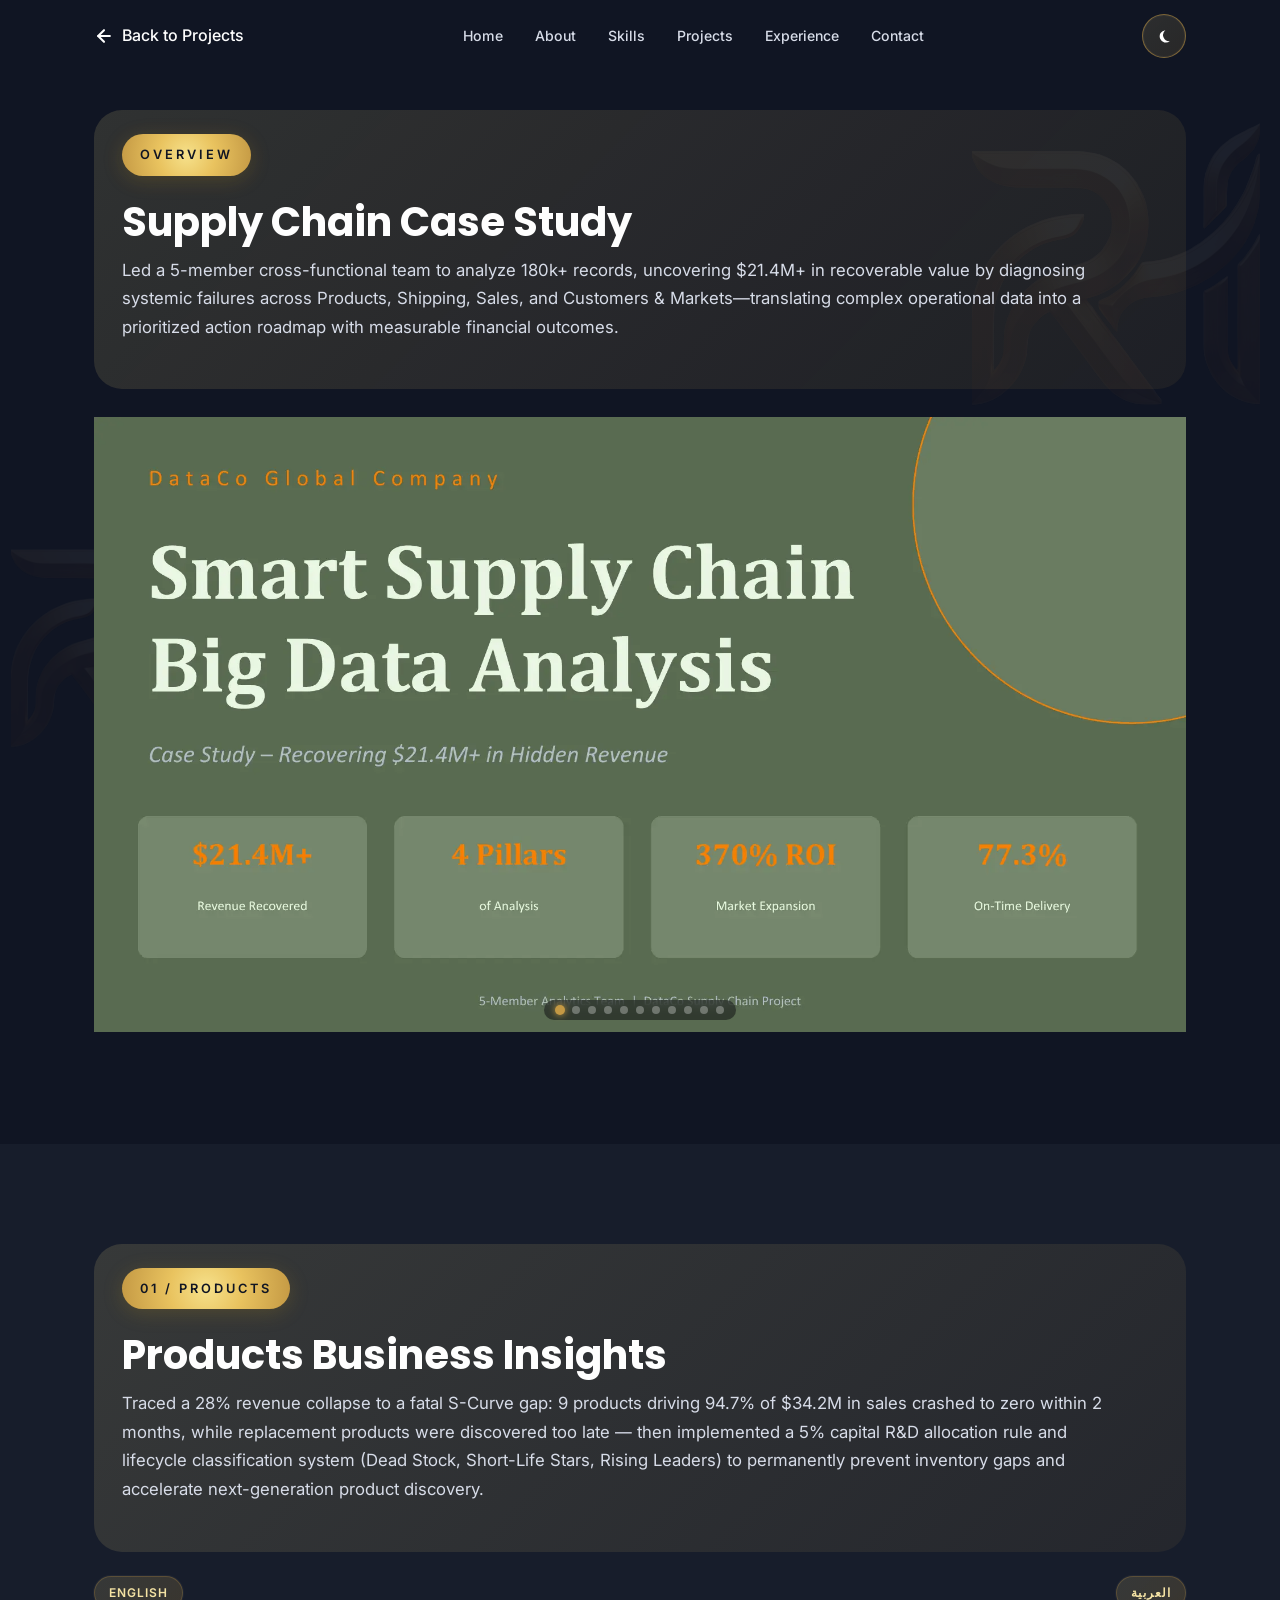
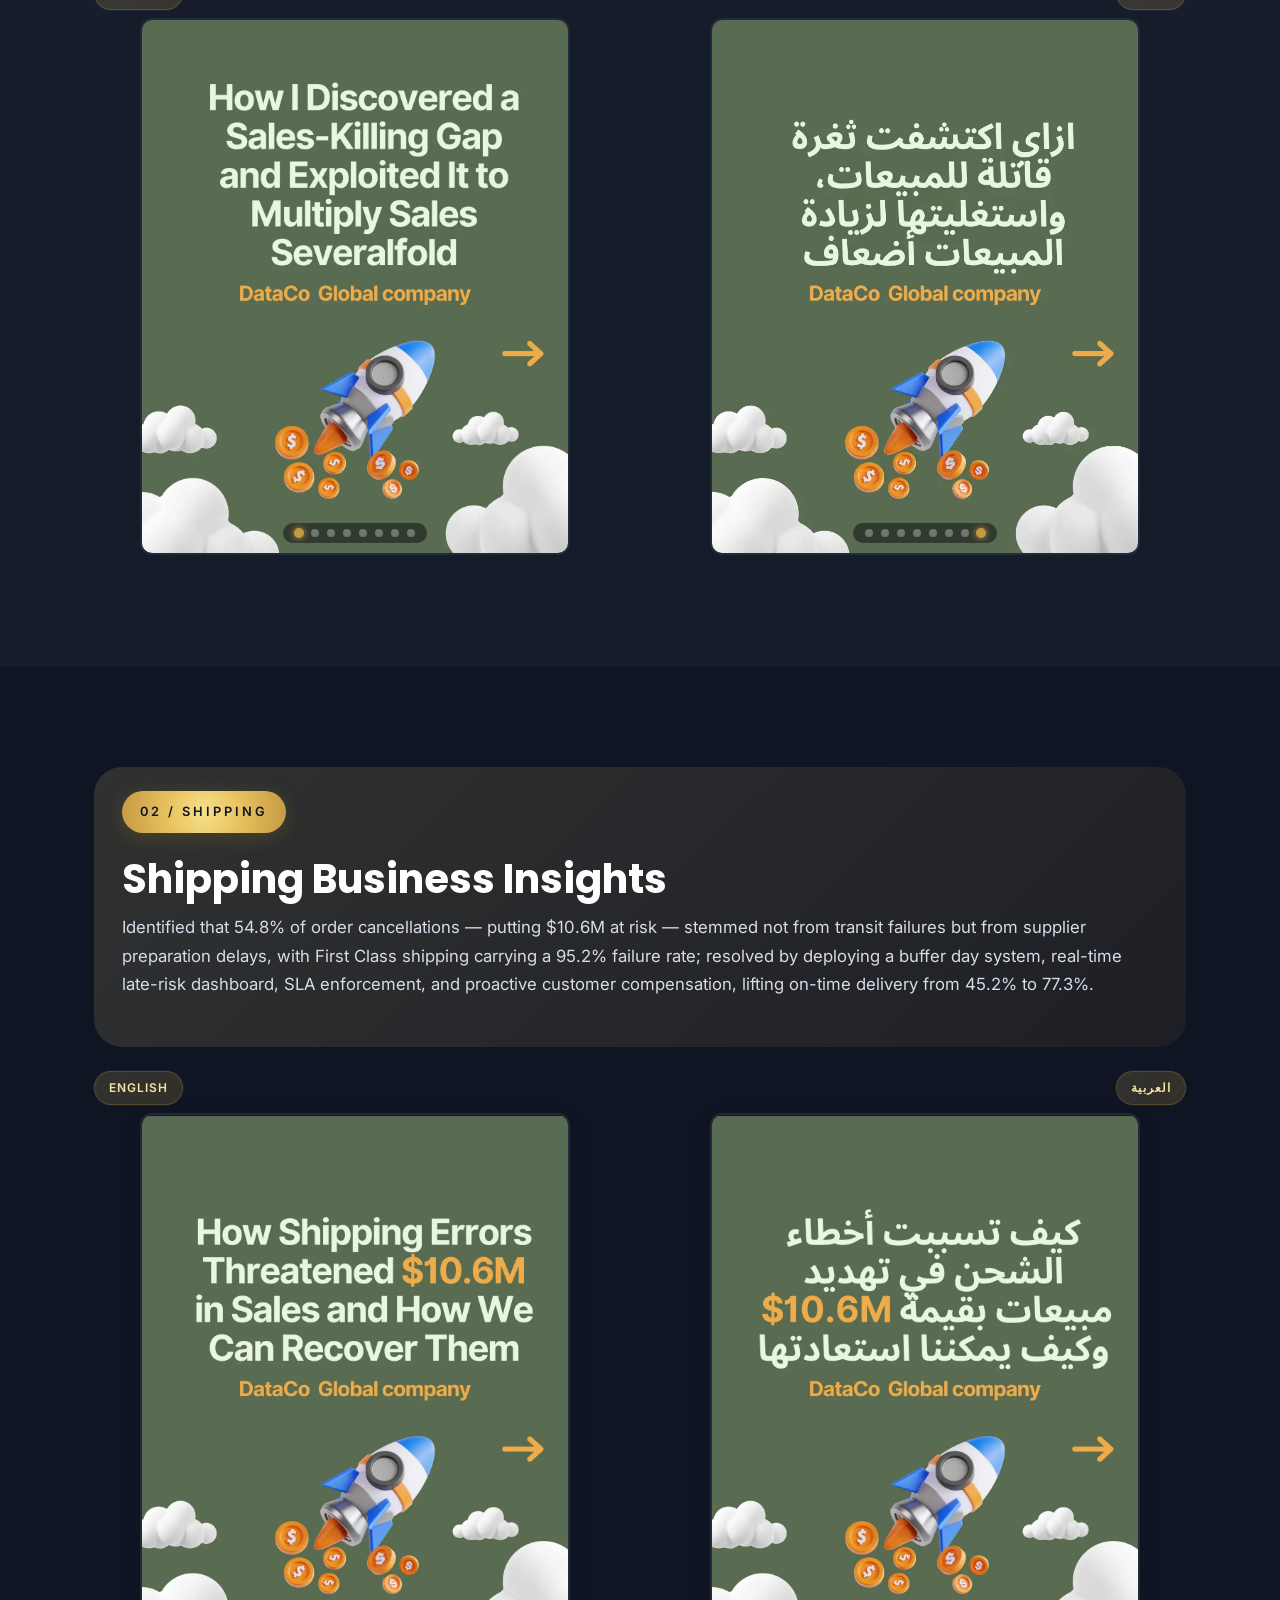
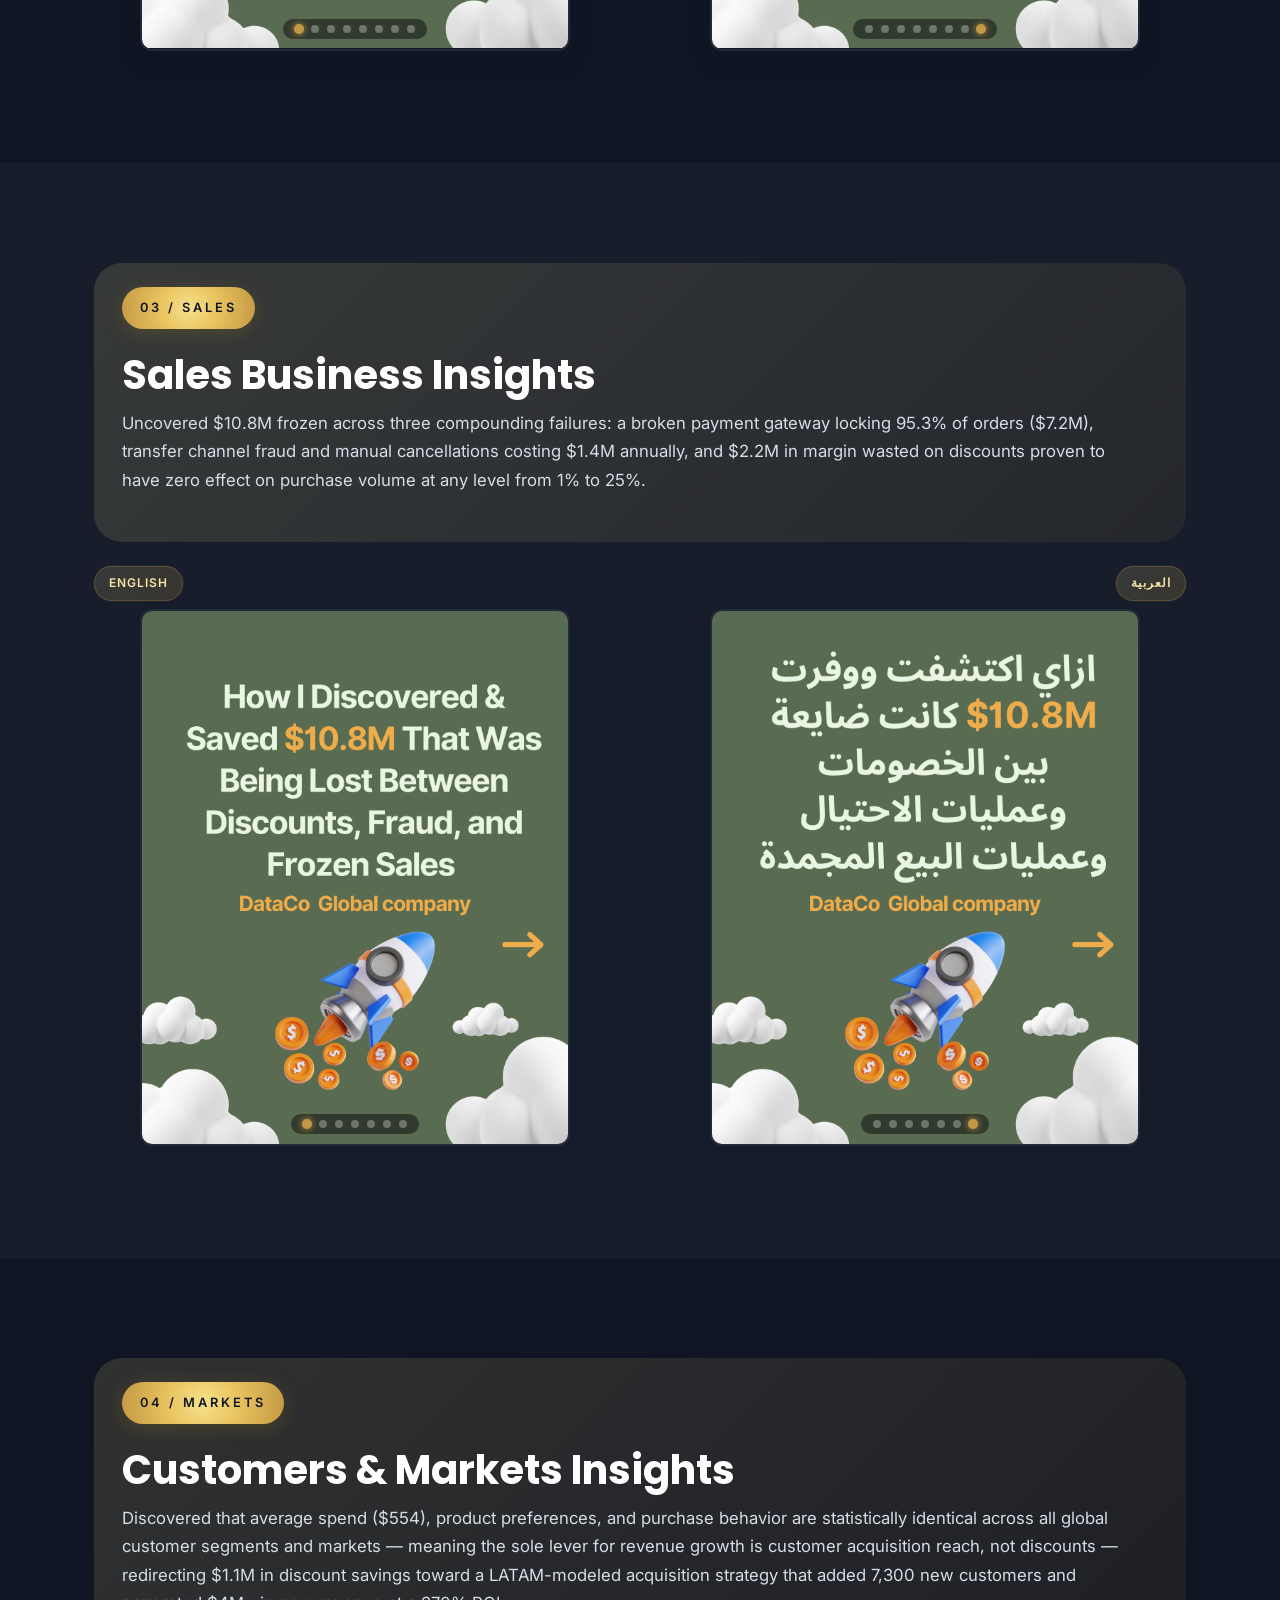
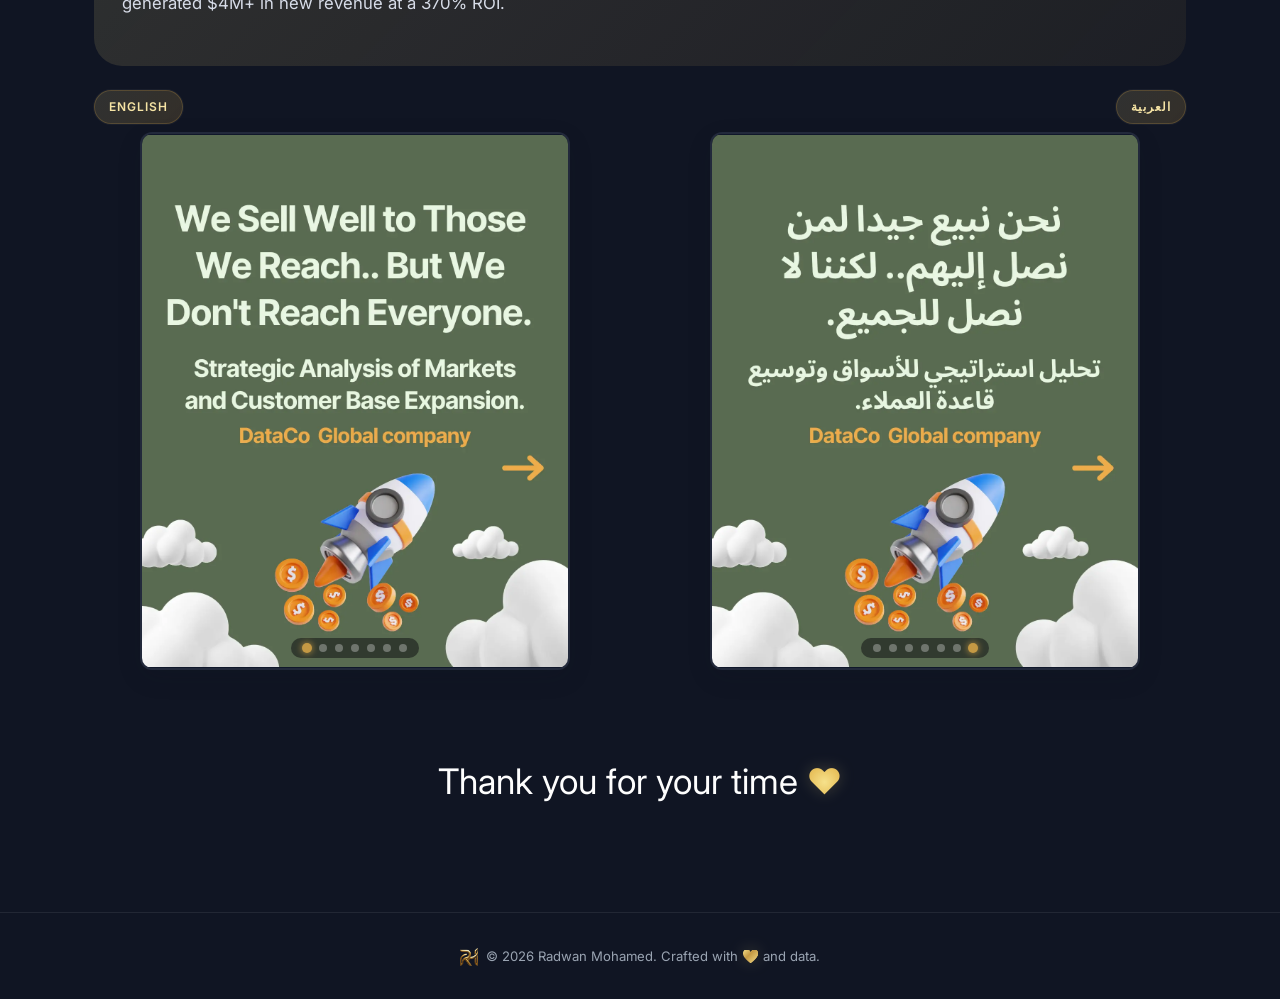
<file: dataco.html>
<!DOCTYPE html>
<html lang="en">

<head>
  <meta charset="UTF-8" />
  <meta name="viewport" content="width=device-width, initial-scale=1.0" />
  <title>DataCo Smart Supply Chain Case Study | Radwan Hefny</title>
  <meta name="description"
    content="Detailed supply chain optimization case study and business intelligence dashboards for DataCo Smart Supply Chain project." />
  <link rel="preconnect" href="https://fonts.googleapis.com" />
  <link rel="preconnect" href="https://fonts.gstatic.com" crossorigin />
  <link
    href="https://fonts.googleapis.com/css2?family=Inter:wght@400;500;600;700&family=Poppins:wght@600;700;800&display=swap"
    rel="stylesheet" />
  <link rel="stylesheet" href="css/style.css?v=3.0" />

  <style>
    /* Dedicated styles for DataCo Case Study page */
    .case-study-hero {
      position: relative;
      padding: 140px 0 80px;
      background: radial-gradient(circle at center, rgba(108, 99, 255, 0.08) 0%, var(--bg-primary) 70%);
      border-bottom: 1px solid var(--border);
      text-align: center;
    }

    .case-study-meta {
      display: flex;
      justify-content: center;
      gap: 32px;
      margin-top: 24px;
      flex-wrap: wrap;
      color: var(--text-secondary);
      font-size: 1.0rem;
    }

    .meta-item {
      display: flex;
      align-items: center;
      gap: 8px;
    }

    .meta-item strong {
      color: var(--accent-light);
    }

    .back-btn {
      display: inline-flex;
      align-items: center;
      gap: 8px;
      color: var(--text-primary);
      font-weight: 500;
      transition: color var(--transition);
    }

    .back-btn:hover {
      color: var(--accent);
    }

    .case-grid {
      display: grid;
      grid-template-columns: 1fr 1fr;
      gap: 48px;
      align-items: start;
      margin-top: 24px;
    }

    @media (max-width: 992px) {
      .case-grid {
        grid-template-columns: 1fr;
        gap: 32px;
      }
    }

    /* Column titles & language badges */
    .column-header {
      display: flex;
      align-items: center;
      justify-content: space-between;
      margin-bottom: 16px;
    }

    .lang-badge {
      font-size: 0.75rem;
      font-weight: 600;
      text-transform: uppercase;
      letter-spacing: 1px;
      padding: 6px 14px;
      border-radius: 999px;
      background: linear-gradient(135deg, rgba(246, 225, 139, 0.14), rgba(196, 153, 68, 0.2));
      color: #f5e3a4;
      border: 1px solid rgba(196, 153, 68, 0.25);
      box-shadow: 0 0 0 1px rgba(255, 255, 255, 0.04);
    }

    .lang-badge.ar {
      background: linear-gradient(135deg, rgba(246, 225, 139, 0.14), rgba(196, 153, 68, 0.2));
      color: #f5e3a4;
      border-color: rgba(196, 153, 68, 0.25);
    }

    body.light-mode .lang-badge,
    body.light-mode .lang-badge.ar {
      background: rgba(16, 21, 35, 0.08);
      color: var(--text-primary);
      border-color: rgba(16, 21, 35, 0.12);
      box-shadow: none;
    }

    /* Swipe Carousel styles removed – replaced by dashboard carousel */

    .section-desc {
      color: var(--text-secondary);
      font-size: 1.05rem;
      margin-top: 8px;
      margin-bottom: 24px;
      max-width: 1000px;
    }

    .section-header {
      background: linear-gradient(135deg, rgba(246, 225, 139, 0.14), rgba(196, 153, 68, 0.08));
      padding: 24px 28px;
      border-radius: 28px;
    }

    .section-header .section-label {
      background: var(--accent-gradient-button);
      background-color: #c49944;
      color: #101523 !important;
      -webkit-background-clip: border-box;
      background-clip: border-box;
      border: none;
      box-shadow: 0 4px 20px rgba(177, 137, 30, 0.24);
      text-shadow: none;
      padding: 10px 18px;
      border-radius: 999px;
      display: inline-flex;
      align-items: center;
      justify-content: center;
    }


    /* Dashboard carousel styles for dataco.html */
    .dashboard-carousel {
      position: relative;
      display: flex;
      flex-direction: column;
      align-items: center;
      margin: 28px 0 12px;
      z-index: 1;
    }

    .dashboard-carousel:hover {
      border-color: var(--border-hover);
      box-shadow: var(--shadow-glow);
    }

    .carousel-viewport {
      width: 100%;
      height: 100%;
      aspect-ratio: 1200 / 1500;
      position: relative;
    }

        .study-carousel-viewport {
      width: 100%;
      height: 100%;
      aspect-ratio: 1728 / 972;
      position: relative;
    }

    .carousel-slide {
      position: absolute;
      width: 100%;
      height: 100%;
      top: 0;
      left: 0;
      opacity: 0;
      visibility: hidden;
      transition: opacity 0.4s cubic-bezier(0.25, 0.46, 0.45, 0.94), visibility 0.4s ease;
      display: flex;
      align-items: center;
      justify-content: center;
      background: #0f172a;
    }

    .carousel-slide.active {
      opacity: 1;
      visibility: visible;
      position: relative;
    }

    .carousel-slide img {
      width: 100%;
      height: 100%;
      object-fit: contain;
      pointer-events: auto;
    }

    /* Carousel arrows */
    .carousel-arrow {
      position: absolute;
      top: 50%;
      transform: translateY(calc(-50% - 24px));
      z-index: 10;
      width: 40px;
      height: 40px;
      border-radius: 50%;
      border: 1px solid var(--border);
      background: rgba(10, 10, 15, 0.75);
      backdrop-filter: blur(8px);
      color: var(--accent-light);
      cursor: pointer;
      display: flex;
      align-items: center;
      justify-content: center;
      transition: all var(--transition);
      opacity: 0;
    }

    .dashboard-carousel:hover .carousel-viewport {
      border-color: var(--border-hover);
      box-shadow: var(--shadow-glow);
    }

    .carousel-arrow:hover {
      background: var(--accent);
      color: #ffffff;
      border-color: var(--accent);
      box-shadow: 0 0 12px rgba(108, 99, 255, 0.4);
    }

    .carousel-arrow svg {
      width: 18px;
      height: 18px;
    }

    .carousel-arrow--prev {
      left: 12px;
    }

    .carousel-arrow--next {
      right: 12px;
    }

    /* Carousel dots */
    .carousel-dots {
      position: absolute;
      bottom: 12px;
      left: 50%;
      transform: translateX(-50%);
      z-index: 10;
      display: flex;
      gap: 8px;
      background: rgba(10, 10, 15, 0.5);
      padding: 6px 12px;
      border-radius: 20px;
      backdrop-filter: blur(4px);
    }

    .carousel-dot {
      width: 8px;
      height: 8px;
      border-radius: 50%;
      border: none;
      background: rgba(255, 255, 255, 0.3);
      cursor: pointer;
      padding: 0;
      transition: all 0.3s ease;
    }

    .carousel-dot.active {
      background: var(--accent);
      transform: scale(1.25);
      box-shadow: 0 0 6px var(--accent);
    }

    @media (max-width: 480px) {
    .lightbox-arrow {
      display: none !important;
    }
    .carousel-arrow {
      position: absolute;
      width: 36px;
      height: 36px;
      opacity: 0;
      top: 50%;
    }


  </style>
  
   <script defer src="https://www.googletagmanager.com/gtag/js?id=G-DS6XKEZFKC"></script>
  <script>
    window.dataLayer = window.dataLayer || [];
    function gtag() { dataLayer.push(arguments); }
    gtag('js', new Date());

    gtag('config', 'G-DS6XKEZFKC');
  </script>
  <script type="text/javascript">
    (function(c,l,a,r,i,t,y){
        c[a]=c[a]||function(){(c[a].q=c[a].q||[]).push(arguments)};
        t=l.createElement(r);t.async=1;t.src="https://www.clarity.ms/tag/"+i;
        y=l.getElementsByTagName(r)[0];y.parentNode.insertBefore(t,y);
    })(window, document, "clarity", "script", "xd7ycrbd4f");
</script>

</head>

<body>
  <nav class="navbar scrolled" id="navbar">
    <div class="container">
      <a href="index.html#projects" class="back-btn" aria-label="Back to projects section">
        <svg width="20" height="20" viewBox="0 0 24 24" fill="none" stroke="currentColor" stroke-width="2.5"
          stroke-linecap="round" stroke-linejoin="round">
          <line x1="19" y1="12" x2="5" y2="12"></line>
          <polyline points="12 19 5 12 12 5"></polyline>
        </svg>
        Back to Projects
      </a>
      <ul class="nav-links">
        <li><a href="index.html#home">Home</a></li>
        <li><a href="index.html#about">About</a></li>
        <li><a href="index.html#skills">Skills</a></li>
        <li><a href="index.html#projects">Projects</a></li>
        <li><a href="index.html#experience">Experience</a></li>
        <li><a href="index.html#contact">Contact</a></li>
      </ul>
      <div class="nav-actions">
        <button class="theme-toggle" id="themeToggle" aria-label="Toggle Theme">
          <span class="moon-icon" aria-hidden="true">
            <svg viewBox="0 0 24 24" fill="none" xmlns="http://www.w3.org/2000/svg">
              <path d="M13.8 4.2a8.3 8.3 0 1 0 6 14.7 8.3 8.3 0 0 1-6-14.7Z" fill="currentColor" />
              <path d="M16.2 7.8a4.1 4.1 0 0 1 2.8 3.8 4.2 4.2 0 0 0-2.8-3.8Z" fill="#0f172a" opacity="0.78" />
            </svg>
          </span>
          <span class="sun-icon" aria-hidden="true">
            <svg viewBox="0 0 24 24" fill="none" xmlns="http://www.w3.org/2000/svg">
              <circle cx="12" cy="12" r="4.6" fill="currentColor" />
              <path d="M12 2.5v2.7M12 18.8v2.7M2.5 12h2.7M18.8 12h2.7M4.8 4.8l1.9 1.9M17.3 17.3l1.9 1.9M4.8 19.2l1.9-1.9M17.3 6.7l1.9-1.9" stroke="currentColor" stroke-width="1.8" stroke-linecap="round" />
            </svg>
          </span>
        </button>
      </div>
    </div>
  </nav>

  <main>
    <section class="section" id="case-study" style="padding-top: 90px;">
      <div class="container">
        <div class="section-header" style="text-align: left; margin-top: 20px; margin-bottom: 20px;">
          <span class="section-label">OVERVIEW</span>
          <h2 class="section-title" style="margin-top: 8px;">Supply Chain Case Study</h2>
          <p class="section-desc">Led a 5-member cross-functional team to analyze 180k+ records, uncovering $21.4M+ in recoverable value by diagnosing systemic failures across Products, Shipping, Sales, and Customers & Markets—translating complex operational data into a prioritized action roadmap with measurable financial outcomes.</p>
        </div>
        
            <div class="dashboard-carousel" id="sec1-en">
              <button class="carousel-arrow carousel-arrow--prev" aria-label="Previous">
                <svg viewBox="0 0 24 24" fill="none" xmlns="http://www.w3.org/2000/svg">
                  <path d="M15 19l-7-7 7-7" stroke="currentColor" stroke-width="2.5" stroke-linecap="round" stroke-linejoin="round"/>
                </svg>
              </button>
              <div class="study-carousel-viewport">
                <div class="carousel-slide active" data-slide="0">
                  <img src="images/study_ar_intro.webp" alt="0" width="1728" height="972" loading="lazy" />
                </div>
                <div class="carousel-slide" data-slide="1">
                  <img src="images/study_ar_slide1.webp" alt="1" width="1728" height="972" loading="lazy" />
                </div>
                <div class="carousel-slide" data-slide="2">
                  <img src="images/study_ar_slide2.webp" alt="2" width="1728" height="972" loading="lazy" />
                </div>
                <div class="carousel-slide" data-slide="3">
                  <img src="images/study_ar_slide3.webp" alt="3" width="1728" height="972" loading="lazy" />
                </div>
                <div class="carousel-slide" data-slide="4">
                  <img src="images/study_ar_slide4.webp" alt="4" width="1728" height="972" loading="lazy" />
                </div>
                <div class="carousel-slide" data-slide="5">
                  <img src="images/study_ar_slide5.webp" alt="5" width="1728" height="972" loading="lazy" />
                </div>
                <div class="carousel-slide" data-slide="6">
                  <img src="images/study_ar_slide6.webp" alt="6" width="1728" height="972" loading="lazy" />
                </div>
                <div class="carousel-slide" data-slide="7">
                  <img src="images/study_ar_slide7.webp" alt="7" width="1728" height="972" loading="lazy" />
                </div>
                <div class="carousel-slide" data-slide="8">
                  <img src="images/study_ar_slide8.webp" alt="8" width="1728" height="972" loading="lazy" />
                </div>
                <div class="carousel-slide" data-slide="9">
                  <img src="images/study_ar_slide9.webp" alt="9" width="1728" height="972" loading="lazy" />
                </div>
                <div class="carousel-slide" data-slide="10">
                  <img src="images/study_ar_slide10.webp" alt="10" width="1728" height="972" loading="lazy" />
                </div>
              </div>
              
              <button class="carousel-arrow carousel-arrow--next" aria-label="التالي">
                <svg viewBox="0 0 24 24" fill="none" xmlns="http://www.w3.org/2000/svg">
                  <path d="M9 5l7 7-7 7" stroke="currentColor" stroke-width="2.5" stroke-linecap="round" stroke-linejoin="round" />
                </svg>
              </button>
              
              <div class="carousel-dots">
                <button class="carousel-dot active" data-dot="0" aria-label="شريحة 1"></button>
                <button class="carousel-dot" data-dot="1" aria-label="شريحة 2"></button>
                <button class="carousel-dot" data-dot="2" aria-label="شريحة 3"></button>
                <button class="carousel-dot" data-dot="3" aria-label="شريحة 4"></button>
                <button class="carousel-dot" data-dot="4" aria-label="شريحة 5"></button>
                <button class="carousel-dot" data-dot="5" aria-label="شريحة 6"></button>
                <button class="carousel-dot" data-dot="6" aria-label="شريحة 7"></button>
                <button class="carousel-dot" data-dot="7" aria-label="شريحة 8"></button>
                <button class="carousel-dot" data-dot="8" aria-label="شريحة 9"></button>
                <button class="carousel-dot" data-dot="9" aria-label="شريحة 10"></button>
                <button class="carousel-dot" data-dot="10" aria-label="شريحة 11"></button>
              </div>
            </div>
        </div>
      </div>
    </section>

    <section class="section" id="products-insights" style="background: var(--bg-secondary);">
  <div class="container">
    <div class="section-header" style="text-align: left; margin-bottom: 20px;">
      <span class="section-label">01 / PRODUCTS</span>
      <h2 class="section-title" style="margin-top: 8px;">Products Business Insights</h2>
      <p class="section-desc">Traced a 28% revenue collapse to a fatal S-Curve gap: 9 products driving 94.7% of $34.2M in sales crashed to zero within 2 months, while replacement products were discovered too late — then implemented a 5% capital R&D allocation rule and lifecycle classification system (Dead Stock, Short-Life Stars, Rising Leaders) to permanently prevent inventory gaps and accelerate next-generation product discovery.</p>
    </div>

    <div class="case-grid">
      <div class="case-column">
        <div class="column-header">
          <span class="lang-badge">English</span>
        </div>

        <div class="dashboard-carousel" id="sec2-en">
          <button class="carousel-arrow carousel-arrow--prev" aria-label="Previous">
            <svg viewBox="0 0 24 24" fill="none" xmlns="http://www.w3.org/2000/svg">
              <path d="M15 19l-7-7 7-7" stroke="currentColor" stroke-width="2.5" stroke-linecap="round" stroke-linejoin="round"/>
            </svg>
          </button>
          
          <div class="carousel-viewport">
            <div class="carousel-slide active" data-slide="0">
              <img src="images/products_en_intro.webp" alt="ازاى اكتشفت ثغرة قاتلة للمبيعات" width="1200" height="1500" loading="lazy" />
            </div>
            <div class="carousel-slide" data-slide="1">
              <img src="images/products_en_slide1.webp" alt="البداية" width="1200" height="1500" loading="lazy" />
            </div>
            <div class="carousel-slide" data-slide="2">
              <img src="images/products_en_slide2.webp" alt="S-Curve Strategy" width="1200" height="1500" loading="lazy" />
            </div>
            <div class="carousel-slide" data-slide="3">
              <img src="images/products_en_slide3.webp" alt="الثغرة القاتلة" width="1200" height="1500" loading="lazy" />
            </div>
            <div class="carousel-slide" data-slide="4">
              <img src="images/products_en_slide4.webp" alt="كشف الحساب المالي" width="1200" height="1500" loading="lazy" />
            </div>
            <div class="carousel-slide" data-slide="5">
              <img src="images/products_en_slide5.webp" alt="الفجوتين" width="1200" height="1500" loading="lazy" />
            </div>
            <div class="carousel-slide" data-slide="6">
              <img src="images/products_en_slide6.webp" alt="التوصية" width="1200" height="1500" loading="lazy" />
            </div>
            <div class="carousel-slide" data-slide="7">
              <img src="images/products_en_slide7.webp" alt="النهاية" width="1200" height="1500" loading="lazy" />
            </div>
          </div>
          
          <button class="carousel-arrow carousel-arrow--next" aria-label="التالي">
            <svg viewBox="0 0 24 24" fill="none" xmlns="http://www.w3.org/2000/svg">
              <path d="M9 5l7 7-7 7" stroke="currentColor" stroke-width="2.5" stroke-linecap="round" stroke-linejoin="round" />
            </svg>
          </button>
          
          <div class="carousel-dots">
            <button class="carousel-dot active" data-dot="0" aria-label="شريحة 1"></button>
            <button class="carousel-dot" data-dot="1" aria-label="شريحة 2"></button>
            <button class="carousel-dot" data-dot="2" aria-label="شريحة 3"></button>
            <button class="carousel-dot" data-dot="3" aria-label="شريحة 4"></button>
            <button class="carousel-dot" data-dot="4" aria-label="شريحة 5"></button>
            <button class="carousel-dot" data-dot="5" aria-label="شريحة 6"></button>
            <button class="carousel-dot" data-dot="6" aria-label="شريحة 7"></button>
            <button class="carousel-dot" data-dot="7" aria-label="شريحة 8"></button>
          </div>
        </div>
      </div>

      <div class="case-column" dir="rtl">
        <div class="column-header">
          <span class="lang-badge ar">العربية</span>
        </div>

        <div class="dashboard-carousel" id="sec2-ar">
          <button class="carousel-arrow carousel-arrow--prev" aria-label="السابق">
            <svg viewBox="0 0 24 24" fill="none" xmlns="http://www.w3.org/2000/svg">
              <path d="M15 19l-7-7 7-7" stroke="currentColor" stroke-width="2.5" stroke-linecap="round" stroke-linejoin="round" />
            </svg>
          </button>
          
          <div class="carousel-viewport">
            <div class="carousel-slide active" data-slide="0">
              <img src="images/products_ar_intro.webp" alt="ازاى اكتشفت ثغرة قاتلة للمبيعات" width="1200" height="1500" loading="lazy" />
            </div>
            <div class="carousel-slide" data-slide="1">
              <img src="images/products_ar_slide1.webp" alt="البداية" width="1200" height="1500" loading="lazy" />
            </div>
            <div class="carousel-slide" data-slide="2">
              <img src="images/products_ar_slide2.webp" alt="S-Curve Strategy" width="1200" height="1500" loading="lazy" />
            </div>
            <div class="carousel-slide" data-slide="3">
              <img src="images/products_ar_slide3.webp" alt="الثغرة القاتلة" width="1200" height="1500" loading="lazy" />
            </div>
            <div class="carousel-slide" data-slide="4">
              <img src="images/products_ar_slide4.webp" alt="كشف الحساب المالي" width="1200" height="1500" loading="lazy" />
            </div>
            <div class="carousel-slide" data-slide="5">
              <img src="images/products_ar_slide5.webp" alt="الفجوتين" width="1200" height="1500" loading="lazy" />
            </div>
            <div class="carousel-slide" data-slide="6">
              <img src="images/products_ar_slide6.webp" alt="التوصية" width="1200" height="1500" loading="lazy" />
            </div>
            <div class="carousel-slide" data-slide="7">
              <img src="images/products_ar_slide7.webp" alt="النهاية" width="1200" height="1500" loading="lazy" />
            </div>
          </div>
          
          <button class="carousel-arrow carousel-arrow--next" aria-label="التالي">
            <svg viewBox="0 0 24 24" fill="none" xmlns="http://www.w3.org/2000/svg">
              <path d="M9 5l7 7-7 7" stroke="currentColor" stroke-width="2.5" stroke-linecap="round" stroke-linejoin="round" />
            </svg>
          </button>
          
          <div class="carousel-dots">
            <button class="carousel-dot active" data-dot="0" aria-label="شريحة 1"></button>
            <button class="carousel-dot" data-dot="1" aria-label="شريحة 2"></button>
            <button class="carousel-dot" data-dot="2" aria-label="شريحة 3"></button>
            <button class="carousel-dot" data-dot="3" aria-label="شريحة 4"></button>
            <button class="carousel-dot" data-dot="4" aria-label="شريحة 5"></button>
            <button class="carousel-dot" data-dot="5" aria-label="شريحة 6"></button>
            <button class="carousel-dot" data-dot="6" aria-label="شريحة 7"></button>
            <button class="carousel-dot" data-dot="7" aria-label="شريحة 8"></button>
          </div>
        </div>
      </div>
    </div> </div> </section>

    <section class="section" id="shipping-insights">
      <div class="container">
        <div class="section-header" style="text-align: left; margin-bottom: 20px;">
          <span class="section-label">02 / SHIPPING</span>
          <h2 class="section-title" style="margin-top: 8px;">Shipping Business Insights</h2>
          <p class="section-desc">Identified that 54.8% of order cancellations — putting $10.6M at risk — stemmed not from transit failures but from supplier preparation delays, with First Class shipping carrying a 95.2% failure rate; resolved by deploying a buffer day system, real-time late-risk dashboard, SLA enforcement, and proactive customer compensation, lifting on-time delivery from 45.2% to 77.3%.</p>
        </div>

        <div class="case-grid">
          <div class="case-column">
            <div class="column-header">
              <span class="lang-badge">English</span>
            </div>

            <div class="dashboard-carousel" id="sec3-en">
              <button class="carousel-arrow carousel-arrow--prev" aria-label="Previous">
                <svg viewBox="0 0 24 24" fill="none" xmlns="http://www.w3.org/2000/svg">
                  <path d="M15 19l-7-7 7-7" stroke="currentColor" stroke-width="2.5" stroke-linecap="round" stroke-linejoin="round" />
                </svg>
              </button>
              
              <div class="carousel-viewport">
                <div class="carousel-slide active" data-slide="0">
                  <img src="images/shipping_en_intro.webp" alt="On-Time Shipping Ratios" width="1200" height="1500" loading="lazy" />
                </div>
                <div class="carousel-slide" data-slide="1">
                  <img src="images/shipping_en_slide1.webp" alt="أزمة كفاءة التوصيل" width="1200" height="1500" loading="lazy" />
                </div>
                <div class="carousel-slide" data-slide="2">
                  <img src="images/shipping_en_slide2.webp" alt="Geographical Freight Distribution" width="1200" height="1500" loading="lazy" />
                </div>
                <div class="carousel-slide" data-slide="3">
                  <img src="images/shipping_en_slide3.webp" alt="Carrier Optimization Analysis" width="1200" height="1500" loading="lazy" />
                </div>
                <div class="carousel-slide" data-slide="4">
                  <img src="images/shipping_en_slide4.webp" alt="الخطة 1" width="1200" height="1500" loading="lazy" />
                </div>
                <div class="carousel-slide" data-slide="5">
                  <img src="images/shipping_en_slide5.webp" alt="الخطة 2" width="1200" height="1500" loading="lazy" />
                </div>
                <div class="carousel-slide" data-slide="6">
                  <img src="images/shipping_en_slide6.webp" alt="الأثر" width="1200" height="1500" loading="lazy" />
                </div>
                <div class="carousel-slide" data-slide="7">
                  <img src="images/shipping_en_slide7.webp" alt="الخاتمة" width="1200" height="1500" loading="lazy" />
                </div>
              </div>
              
              <button class="carousel-arrow carousel-arrow--next" aria-label="Next">
                <svg viewBox="0 0 24 24" fill="none" xmlns="http://www.w3.org/2000/svg">
                  <path d="M9 5l7 7-7 7" stroke="currentColor" stroke-width="2.5" stroke-linecap="round" stroke-linejoin="round" />
                </svg>
              </button>
              
              <div class="carousel-dots">
                <button class="carousel-dot active" data-dot="0" aria-label="Slide 1"></button>
                <button class="carousel-dot" data-dot="1" aria-label="Slide 2"></button>
                <button class="carousel-dot" data-dot="2" aria-label="Slide 3"></button>
                <button class="carousel-dot" data-dot="3" aria-label="Slide 4"></button>
                <button class="carousel-dot" data-dot="4" aria-label="Slide 5"></button>
                <button class="carousel-dot" data-dot="5" aria-label="Slide 6"></button>
                <button class="carousel-dot" data-dot="6" aria-label="Slide 7"></button>
                <button class="carousel-dot" data-dot="7" aria-label="Slide 8"></button>
              </div>
            </div>
          </div>

          <div class="case-column" dir="rtl">
            <div class="column-header">
              <span class="lang-badge ar">العربية</span>
            </div>

            <div class="dashboard-carousel" id="sec3-ar">
              <button class="carousel-arrow carousel-arrow--prev" aria-label="السابق">
                <svg viewBox="0 0 24 24" fill="none" xmlns="http://www.w3.org/2000/svg">
                  <path d="M15 19l-7-7 7-7" stroke="currentColor" stroke-width="2.5" stroke-linecap="round" stroke-linejoin="round" />
                </svg>
              </button>
              
              <div class="carousel-viewport">
                <div class="carousel-slide active" data-slide="0">
                  <img src="images/shipping_ar_intro.webp" alt="المقدمة" width="1200" height="1500" loading="lazy" />
                </div>
                <div class="carousel-slide" data-slide="1">
                  <img src="images/shipping_ar_slide1.webp" alt="أزمة كفاءة التوصيل" width="1200" height="1500" loading="lazy" />
                </div>
                <div class="carousel-slide" data-slide="2">
                  <img src="images/shipping_ar_slide2.webp" alt="لأقاليم الأكثر تضررا" width="1200" height="1500" loading="lazy" />
                </div>
                <div class="carousel-slide" data-slide="3">
                  <img src="images/shipping_ar_slide3.webp" alt="المورد هو المتهم الأول" width="1200" height="1500" loading="lazy" />
                </div>
                <div class="carousel-slide" data-slide="4">
                  <img src="images/shipping_ar_slide4.webp" alt="الخطة 1" width="1200" height="1500" loading="lazy" />
                </div>
                <div class="carousel-slide" data-slide="5">
                  <img src="images/shipping_ar_slide5.webp" alt="الخطة 2" width="1200" height="1500" loading="lazy" />
                </div>
                <div class="carousel-slide" data-slide="6">
                  <img src="images/shipping_ar_slide6.webp" alt="الأثر" width="1200" height="1500" loading="lazy" />
                </div>
                <div class="carousel-slide" data-slide="7">
                  <img src="images/shipping_ar_slide7.webp" alt="الخاتمة" width="1200" height="1500" loading="lazy" />
                </div>
              </div>
              
              <button class="carousel-arrow carousel-arrow--next" aria-label="التالي">
                <svg viewBox="0 0 24 24" fill="none" xmlns="http://www.w3.org/2000/svg">
                  <path d="M9 5l7 7-7 7" stroke="currentColor" stroke-width="2.5" stroke-linecap="round" stroke-linejoin="round" />
                </svg>
              </button>
              
              <div class="carousel-dots">
                <button class="carousel-dot active" data-dot="0" aria-label="شريحة 1"></button>
                <button class="carousel-dot" data-dot="1" aria-label="شريحة 2"></button>
                <button class="carousel-dot" data-dot="2" aria-label="شريحة 3"></button>
                <button class="carousel-dot" data-dot="3" aria-label="شريحة 4"></button>
                <button class="carousel-dot" data-dot="4" aria-label="شريحة 5"></button>
                <button class="carousel-dot" data-dot="5" aria-label="شريحة 6"></button>
                <button class="carousel-dot" data-dot="6" aria-label="شريحة 7"></button>
                <button class="carousel-dot" data-dot="7" aria-label="شريحة 8"></button>
              </div>
            </div>
          </div>
        </div> </div> </section>

    <section class="section" id="sales-insights" style="background: var(--bg-secondary);">
      <div class="container">
        <div class="section-header" style="text-align: left; margin-bottom: 20px;">
          <span class="section-label">03 / SALES</span>
          <h2 class="section-title" style="margin-top: 8px;">Sales Business Insights</h2>
          <p class="section-desc">Uncovered $10.8M frozen across three compounding failures: a broken payment gateway locking 95.3% of orders ($7.2M), transfer channel fraud and manual cancellations costing $1.4M annually, and $2.2M in margin wasted on discounts proven to have zero effect on purchase volume at any level from 1% to 25%.</p>
        </div>

        <div class="case-grid">
          <div class="case-column">
            <div class="column-header">
              <span class="lang-badge">English</span>
            </div>

            <div class="dashboard-carousel" id="sec4-en">
              <button class="carousel-arrow carousel-arrow--prev" aria-label="Previous">
                <svg viewBox="0 0 24 24" fill="none" xmlns="http://www.w3.org/2000/svg">
                  <path d="M15 19l-7-7 7-7" stroke="currentColor" stroke-width="2.5" stroke-linecap="round" stroke-linejoin="round" />
                </svg>
              </button>

              <div class="carousel-viewport">
                <div class="carousel-slide active" data-slide="0"><img src="images/sales_en_intro.webp" alt="0" width="1200" height="1500" loading="lazy" /></div>
                <div class="carousel-slide" data-slide="1"><img src="images/sales_en_slide1.webp" alt="1" width="1200" height="1500" loading="lazy" /></div>
                <div class="carousel-slide" data-slide="2"><img src="images/sales_en_slide2.webp" alt="2" width="1200" height="1500" loading="lazy" /></div>
                <div class="carousel-slide" data-slide="3"><img src="images/sales_en_slide3.webp" alt="3" width="1200" height="1500" loading="lazy" /></div>
                <div class="carousel-slide" data-slide="4"><img src="images/sales_en_slide4.webp" alt="4" width="1200" height="1500" loading="lazy" /></div>
                <div class="carousel-slide" data-slide="5"><img src="images/sales_en_slide5.webp" alt="5" width="1200" height="1500" loading="lazy" /></div>
                <div class="carousel-slide" data-slide="6"><img src="images/sales_en_slide6.webp" alt="6" width="1200" height="1500" loading="lazy" /></div>
              </div>

              <button class="carousel-arrow carousel-arrow--next" aria-label="Next">
                <svg viewBox="0 0 24 24" fill="none" xmlns="http://www.w3.org/2000/svg">
                  <path d="M9 5l7 7-7 7" stroke="currentColor" stroke-width="2.5" stroke-linecap="round" stroke-linejoin="round" />
                </svg>
              </button>

              <div class="carousel-dots">
                <button class="carousel-dot active" data-dot="0"></button>
                <button class="carousel-dot" data-dot="1"></button>
                <button class="carousel-dot" data-dot="2"></button>
                <button class="carousel-dot" data-dot="3"></button>
                <button class="carousel-dot" data-dot="4"></button>
                <button class="carousel-dot" data-dot="5"></button>
                <button class="carousel-dot" data-dot="6"></button>
              </div>
            </div>
          </div>

          <div class="case-column" dir="rtl">
            <div class="column-header">
              <span class="lang-badge ar">العربية</span>
            </div>

            <div class="dashboard-carousel" id="sec4-ar">
              <button class="carousel-arrow carousel-arrow--prev" aria-label="السابق">
                <svg viewBox="0 0 24 24" fill="none" xmlns="http://www.w3.org/2000/svg">
                  <path d="M15 19l-7-7 7-7" stroke="currentColor" stroke-width="2.5" stroke-linecap="round" stroke-linejoin="round" />
                </svg>
              </button>

              <div class="carousel-viewport">
                <div class="carousel-slide active" data-slide="0"><img src="images/sales_ar_intro.webp" alt="0" width="1200" height="1500" loading="lazy" /></div>
                <div class="carousel-slide" data-slide="1"><img src="images/sales_ar_slide1.webp" alt="1" width="1200" height="1500" loading="lazy" /></div>
                <div class="carousel-slide" data-slide="2"><img src="images/sales_ar_slide2.webp" alt="2" width="1200" height="1500" loading="lazy" /></div>
                <div class="carousel-slide" data-slide="3"><img src="images/sales_ar_slide3.webp" alt="3" width="1200" height="1500" loading="lazy" /></div>
                <div class="carousel-slide" data-slide="4"><img src="images/sales_ar_slide4.webp" alt="4" width="1200" height="1500" loading="lazy" /></div>
                <div class="carousel-slide" data-slide="5"><img src="images/sales_ar_slide5.webp" alt="5" width="1200" height="1500" loading="lazy" /></div>
                <div class="carousel-slide" data-slide="6"><img src="images/sales_ar_slide6.webp" alt="6" width="1200" height="1500" loading="lazy" /></div>
              </div>

              <button class="carousel-arrow carousel-arrow--next" aria-label="التالي">
                <svg viewBox="0 0 24 24" fill="none" xmlns="http://www.w3.org/2000/svg">
                  <path d="M9 5l7 7-7 7" stroke="currentColor" stroke-width="2.5" stroke-linecap="round" stroke-linejoin="round" />
                </svg>
              </button>

              <div class="carousel-dots">
                <button class="carousel-dot active" data-dot="0"></button>
                <button class="carousel-dot" data-dot="1"></button>
                <button class="carousel-dot" data-dot="2"></button>
                <button class="carousel-dot" data-dot="3"></button>
                <button class="carousel-dot" data-dot="4"></button>
                <button class="carousel-dot" data-dot="5"></button>
                <button class="carousel-dot" data-dot="6"></button>
              </div>
            </div>
          </div>
        </div>
      </div>
    </section>

    <section class="section" id="customers-insights">
  <div class="container">
    <div class="section-header" style="text-align: left; margin-bottom: 20px;">
      <span class="section-label">04 / MARKETS</span>
      <h2 class="section-title" style="margin-top: 8px;">Customers &amp; Markets Insights</h2>
      <p class="section-desc">Discovered that average spend ($554), product preferences, and purchase behavior are statistically identical across all global customer segments and markets — meaning the sole lever for revenue growth is customer acquisition reach, not discounts — redirecting $1.1M in discount savings toward a LATAM-modeled acquisition strategy that added 7,300 new customers and generated $4M+ in new revenue at a 370% ROI.</p>
    </div>

    <div class="case-grid">
      <div class="case-column">
        <div class="column-header">
          <span class="lang-badge">English</span>
        </div>

        <div class="dashboard-carousel" id="sec5-en">
          <button class="carousel-arrow carousel-arrow--prev" aria-label="Previous">
            <svg viewBox="0 0 24 24" fill="none" xmlns="http://www.w3.org/2000/svg">
              <path d="M15 19l-7-7 7-7" stroke="currentColor" stroke-width="2.5" stroke-linecap="round" stroke-linejoin="round" />
            </svg>
          </button>

          <div class="carousel-viewport">
            <div class="carousel-slide active" data-slide="0"><img src="images/customers_en_intro.webp" alt="ازاى اكتشفت ثغرة قاتلة للمبيعات" width="1200" height="1500" loading="lazy" /></div>
            <div class="carousel-slide" data-slide="1"><img src="images/customers_en_slide1.webp" alt="البداية" width="1200" height="1500" loading="lazy" /></div>
            <div class="carousel-slide" data-slide="2"><img src="images/customers_en_slide2.webp" alt="S-Curve Strategy" width="1200" height="1500" loading="lazy" /></div>
            <div class="carousel-slide" data-slide="3"><img src="images/customers_en_slide3.webp" alt="الثغرة القاتلة" width="1200" height="1500" loading="lazy" /></div>
            <div class="carousel-slide" data-slide="4"><img src="images/customers_en_slide4.webp" alt="كشف الحساب المالي" width="1200" height="1500" loading="lazy" /></div>
            <div class="carousel-slide" data-slide="5"><img src="images/customers_en_slide5.webp" alt="الفجوتين" width="1200" height="1500" loading="lazy" /></div>
            <div class="carousel-slide" data-slide="6"><img src="images/customers_en_slide6.webp" alt="التوصية" width="1200" height="1500" loading="lazy" /></div>
          </div>

          <button class="carousel-arrow carousel-arrow--next" aria-label="Next">
            <svg viewBox="0 0 24 24" fill="none" xmlns="http://www.w3.org/2000/svg">
              <path d="M9 5l7 7-7 7" stroke="currentColor" stroke-width="2.5" stroke-linecap="round" stroke-linejoin="round" />
            </svg>
          </button>

          <div class="carousel-dots">
            <button class="carousel-dot active" data-dot="0"></button>
            <button class="carousel-dot" data-dot="1"></button>
            <button class="carousel-dot" data-dot="2"></button>
            <button class="carousel-dot" data-dot="3"></button>
            <button class="carousel-dot" data-dot="4"></button>
            <button class="carousel-dot" data-dot="5"></button>
            <button class="carousel-dot" data-dot="6"></button>
          </div>
        </div>
      </div>

      <div class="case-column" dir="rtl">
        <div class="column-header">
          <span class="lang-badge ar">العربية</span>
        </div>

        <div class="dashboard-carousel" id="sec5-ar">
          <button class="carousel-arrow carousel-arrow--prev" aria-label="السابق">
            <svg viewBox="0 0 24 24" fill="none" xmlns="http://www.w3.org/2000/svg">
              <path d="M15 19l-7-7 7-7" stroke="currentColor" stroke-width="2.5" stroke-linecap="round" stroke-linejoin="round" />
            </svg>
          </button>

          <div class="carousel-viewport">
            <div class="carousel-slide active" data-slide="0"><img src="images/customers_ar_intro.webp" alt="ازاى اكتشفت ثغرة قاتلة للمبيعات" width="1200" height="1500" loading="lazy" /></div>
            <div class="carousel-slide" data-slide="1"><img src="images/customers_ar_slide1.webp" alt="البداية" width="1200" height="1500" loading="lazy" /></div>
            <div class="carousel-slide" data-slide="2"><img src="images/customers_ar_slide2.webp" alt="S-Curve Strategy" width="1200" height="1500" loading="lazy" /></div>
            <div class="carousel-slide" data-slide="3"><img src="images/customers_ar_slide3.webp" alt="الثغرة القاتلة" width="1200" height="1500" loading="lazy" /></div>
            <div class="carousel-slide" data-slide="4"><img src="images/customers_ar_slide4.webp" alt="كشف الحساب المالي" width="1200" height="1500" loading="lazy" /></div>
            <div class="carousel-slide" data-slide="5"><img src="images/customers_ar_slide5.webp" alt="الفجوتين" width="1200" height="1500" loading="lazy" /></div>
            <div class="carousel-slide" data-slide="6"><img src="images/customers_ar_slide6.webp" alt="التوصية" width="1200" height="1500" loading="lazy" /></div>
          </div>

          <button class="carousel-arrow carousel-arrow--next" aria-label="التالي">
            <svg viewBox="0 0 24 24" fill="none" xmlns="http://www.w3.org/2000/svg">
              <path d="M9 5l7 7-7 7" stroke="currentColor" stroke-width="2.5" stroke-linecap="round" stroke-linejoin="round" />
            </svg>
          </button>

          <div class="carousel-dots">
            <button class="carousel-dot active" data-dot="0"></button>
            <button class="carousel-dot" data-dot="1"></button>
            <button class="carousel-dot" data-dot="2"></button>
            <button class="carousel-dot" data-dot="3"></button>
            <button class="carousel-dot" data-dot="4"></button>
            <button class="carousel-dot" data-dot="5"></button>
            <button class="carousel-dot" data-dot="6"></button>
          </div>
        </div>
      </div>
    </div>
  </div>
      <!-- Thank you message with pulsating heart -->
    <div class="thank-you" style="text-align:center; margin-top:70px;">
      <p class="thank-you-text" style="font-size:2.2em;">
        Thank you for your time <span class="heart pulsate" aria-hidden="true">❤</span>
      </p>
    </div>
</section>
  </main>

  <footer class="footer">
    <div class="container">
      <p><img src="images/logo-nav.webp" alt="Radwan brand logo" class="footer-logo-mark" />&copy; 2026 Radwan Mohamed. Crafted with <span class="emoji-gold footer-heart">💛</span> and data.</p>
    </div>
    <style>
      .pulsate {
        display: inline-block;
        animation: pulse 1.5s ease-in-out infinite;
        background: var(--accent-gradient);
        -webkit-background-clip: text;
        background-clip: text;
        color: transparent;
        filter: drop-shadow(0 0 8px rgba(246, 225, 139, 0.2));
      }
      .thank-you-text {
        color: var(--text-primary);
      }
      .footer-heart {
        display: inline-block;
        animation: pulse 1.5s ease-in-out infinite;
        background: var(--accent-gradient);
        -webkit-background-clip: text;
        background-clip: text;
        color: transparent;
        filter: drop-shadow(0 0 8px rgba(246, 225, 139, 0.2));
      }
      .thank-you-text .heart {
        background: var(--accent-gradient);
        -webkit-background-clip: text;
        background-clip: text;
        color: transparent;
        filter: drop-shadow(0 0 8px rgba(246, 225, 139, 0.2));
      }
      @keyframes pulse {
        0% { transform: scale(1); }
        50% { transform: scale(1.12); }
        100% { transform: scale(1); }
      }
    </style>
    <!-- Link to external script handling carousel functionality -->
    <script src="js/script.js"></script>
  </footer>
  </body>
  </html>
</file>
<file: css/style.css>
/* ===== CSS Variables ===== */
:root {
  --bg-primary: #101523;
  --bg-secondary: #171d2b;
  --bg-card: #1b2230;
  --bg-card-hover: #232b3d;
  --accent: #c49944;
  --accent-light: #f6e18b;
  --accent-gradient: radial-gradient(circle at 50% 50%, #f6e18b 0%, #e9c35f 42%, #c49944 100%);
  --accent-gradient-wide: linear-gradient(135deg, #c49944 0%, #e9c35f 35%, #f6e18b 50%, #e9c35f 65%, #c49944 100%);
  --accent-gradient-button: radial-gradient(circle at 50% 50%, #f6e18b 0%, #e9c35f 42%, #c49944 100%);
  --accent-gradient-soft: radial-gradient(circle at 50% 50%, rgba(246, 225, 139, 0.2) 0%, rgba(233, 195, 95, 0.14) 42%, rgba(196, 153, 68, 0.08) 100%);
  --accent-glow: rgba(246, 225, 139, 0.16);
  --accent-glow-strong: rgba(246, 225, 139, 0.24);
  --text-primary: #fefefe;
  --text-secondary: #d7dce8;
  --text-muted: #9aa4b2;
  --border: rgba(255, 255, 255, 0.08);
  --border-hover: rgba(177, 137, 30, 0.35);
  --gradient-accent: linear-gradient(180deg, #ead48b 0%, #b1891e 100%);
  --gradient-bg: linear-gradient(180deg, #efeeee 0%, #f5f3f0 100%);
  --shadow-sm: 0 2px 8px rgba(16, 21, 35, 0.08);
  --shadow-md: 0 8px 24px rgba(16, 21, 35, 0.12);
  --shadow-lg: 0 14px 40px rgba(16, 21, 35, 0.16);
  --shadow-glow: 0 0 24px rgba(177, 137, 30, 0.1);
  --radius-sm: 8px;
  --radius-md: 12px;
  --radius-lg: 20px;
  --transition: 0.3s cubic-bezier(0.4, 0, 0.2, 1);
  --font-heading: 'Poppins', sans-serif;
  --font-body: 'Inter', sans-serif;
  --nav-height: 72px;
}

/* ===== Light Mode Overrides ===== */
body.light-mode {
  --bg-primary: #fefefe;
  --bg-secondary: #efeeee;
  --bg-card: #f5f3eb;
  --bg-card-hover: #efe8dc;
  --accent: #c49944;
  --accent-light: #f6e18b;
  --accent-gradient: radial-gradient(circle at 50% 50%, #f6e18b 0%, #e9c35f 42%, #c49944 100%);
  --accent-gradient-wide: linear-gradient(135deg, #c49944 0%, #e9c35f 35%, #f6e18b 50%, #e9c35f 65%, #c49944 100%);
  --accent-gradient-button: radial-gradient(circle at 50% 50%, #f6e18b 0%, #e9c35f 42%, #c49944 100%);
  --accent-gradient-soft: radial-gradient(circle at 50% 50%, rgba(246, 225, 139, 0.2) 0%, rgba(233, 195, 95, 0.14) 42%, rgba(196, 153, 68, 0.08) 100%);
  --accent-glow: rgba(196, 153, 68, 0.14);
  --accent-glow-strong: rgba(196, 153, 68, 0.2);
  --text-primary: #101523;
  --text-secondary: #3f4658;
  --text-muted: #6b7280;
  --border: rgba(16, 21, 35, 0.08);
  --border-hover: rgba(177, 137, 30, 0.3);
  --gradient-bg: linear-gradient(180deg, #fefefe 0%, #efeeee 100%);
  --shadow-sm: 0 2px 8px rgba(16, 21, 35, 0.05);
  --shadow-md: 0 8px 24px rgba(16, 21, 35, 0.08);
  --shadow-lg: 0 14px 40px rgba(16, 21, 35, 0.12);
  --shadow-glow: 0 0 24px rgba(177, 137, 30, 0.06);
}


/* ===== Reset & Base ===== */
*,
*::before,
*::after {
  margin: 0;
  padding: 0;
  box-sizing: border-box;
}

html {
  scroll-behavior: smooth;
  scroll-padding-top: var(--nav-height);
  font-size: 16px;
}

body {
  font-family: var(--font-body);
  background: var(--bg-primary);
  color: var(--text-primary);
  line-height: 1.7;
  overflow-x: hidden;
  -webkit-font-smoothing: antialiased;
}

a {
  color: var(--accent);
  text-decoration: none;
  transition: color var(--transition);
}

a:hover {
  color: var(--accent-light);
}

img {
  max-width: 100%;
  display: block;
}

ul {
  list-style: none;
}

.container {
  width: 100%;
  max-width: 1140px;
  margin: 0 auto;
  padding: 0 24px;
}

.emoji-gold {
  display: inline-block;
  background: var(--accent-gradient);
  -webkit-background-clip: text;
  background-clip: text;
  color: transparent;
  line-height: 1;
  font-size: 1.05em;
  filter: drop-shadow(0 0 6px rgba(246, 225, 139, 0.18));
}

.footer-heart {
  display: inline-block;
  animation: pulse 1.5s ease-in-out infinite;
}

@keyframes pulse {
  0% { transform: scale(1); }
  50% { transform: scale(1.12); }
  100% { transform: scale(1); }
}

/* ===== Section Base ===== */
.section {
  padding: 100px 0;
  position: relative;
}

#case-study {
  padding-top: 120px;
}

.section-header {
  text-align: center;
  margin-bottom: 48px;
}

.hero-name,
.hero-title span,
.nav-logo span,
.section-label,
.project-number,
.stat-number {
  background: var(--accent-gradient);
  -webkit-background-clip: text;
  background-clip: text;
  color: transparent;
}

.section-label {
  display: inline-block;
  font-family: var(--font-body);
  font-size: 0.8rem;
  font-weight: 600;
  letter-spacing: 3px;
  text-transform: uppercase;
  margin-bottom: 12px;
  position: relative;
  padding: 6px 16px;
  background: var(--accent-glow);
  border-radius: 20px;
}

/* Dataco page section label gold gradient style */
.dataco-section-label,
.dataco-section-label.section-label {
  background: var(--accent-gradient);
  color: transparent;
  -webkit-background-clip: text;
  background-clip: text;
}

.dataco-section-label-container {
  display: inline-flex;
  align-items: center;
  gap: 0.5rem;
  padding: 10px 18px;
  border-radius: 24px;
  background: linear-gradient(135deg, rgba(246, 225, 139, 0.14), rgba(196, 153, 68, 0.18));
}

.section-title {
  font-family: var(--font-heading);
  font-size: clamp(1.8rem, 4vw, 2.5rem);
  font-weight: 700;
  color: var(--text-primary);
  line-height: 1.3;
}

body.light-mode .section-label {
  color: #4A4F56;
}

body:not(.light-mode) .section-label {
  color: #c7d0db;
}

/* ===== Navigation ===== */
.navbar {
  position: fixed;
  top: 0;
  left: 0;
  width: 100%;
  height: var(--nav-height);
  z-index: 1000;
  transition: background var(--transition), box-shadow var(--transition);
  background: transparent;
}

.navbar.scrolled {
  background: rgba(255, 255, 255, 0.82);
  backdrop-filter: blur(20px);
  -webkit-backdrop-filter: blur(20px);
  box-shadow: 0 1px 0 rgba(16, 21, 35, 0.08);
}

body:not(.light-mode) .navbar.scrolled {
  background: rgba(16, 21, 35, 0.88);
  box-shadow: 0 1px 0 rgba(255, 255, 255, 0.08);
}

.navbar .container {
  display: flex;
  align-items: center;
  justify-content: space-between;
  height: 100%;
}

.nav-actions {
  display: flex;
  align-items: center;
  gap: 20px;
}

/* ===== Theme Toggle ===== */
.theme-toggle {
  background: linear-gradient(135deg, rgba(246, 225, 139, 0.12), rgba(196, 153, 68, 0.14));
  border: 1px solid rgba(196, 153, 68, 0.55);
  color: var(--text-primary);
  width: 44px;
  height: 44px;
  border-radius: 50%;
  display: flex;
  align-items: center;
  justify-content: center;
  cursor: pointer;
  transition: all var(--transition);
  font-size: 1.1rem;
  box-shadow: inset 0 0 0 1px rgba(255, 255, 255, 0.04);
}

.theme-toggle:hover {
  border-color: var(--accent-light);
  color: var(--accent-light);
  transform: rotate(15deg) scale(1.03);
  box-shadow: 0 0 0 1px rgba(246, 225, 139, 0.12), var(--shadow-glow);
}

.theme-toggle .moon-icon,
.theme-toggle .sun-icon {
  display: inline-flex;
  align-items: center;
  justify-content: center;
  line-height: 1;
}

.theme-toggle .moon-icon svg,
.theme-toggle .sun-icon svg {
  width: 18px;
  height: 18px;
  display: block;
}

.theme-toggle .moon-icon svg {
  color: #ffffff;
}

.theme-toggle .sun-icon svg {
  color: var(--accent-light);
}

.theme-toggle .sun-icon {
  display: none;
}

body.light-mode .theme-toggle .sun-icon {
  display: inline-flex;
}

body.light-mode .theme-toggle .moon-icon {
  display: none;
}


.nav-logo {
  display: inline-flex;
  align-items: center;
}

.nav-logo-img {
  display: block;
  height: 32px;
  max-width: 140px;
}

.nav-links {
  display: flex;
  gap: 32px;
}

.nav-links a {
  font-size: 0.88rem;
  font-weight: 500;
  color: var(--text-secondary);
  position: relative;
  padding: 4px 0;
  transition: color var(--transition);
}

.nav-links a::after {
  content: '';
  position: absolute;
  bottom: -2px;
  left: 0;
  width: 0;
  height: 2px;
  background: var(--accent);
  border-radius: 2px;
  transition: width var(--transition);
}

.nav-links a:hover,
.nav-links a.active {
  color: var(--text-primary);
}

.nav-links a:hover::after,
.nav-links a.active::after {
  width: 100%;
}

.nav-toggle {
  display: none;
  flex-direction: column;
  gap: 5px;
  cursor: pointer;
  background: none;
  border: none;
  padding: 4px;
}

.nav-toggle span {
  display: block;
  width: 24px;
  height: 2px;
  background: var(--text-primary);
  border-radius: 2px;
  transition: var(--transition);
}

.nav-toggle.active span:nth-child(1) {
  transform: rotate(45deg) translate(5px, 5px);
}

.nav-toggle.active span:nth-child(2) {
  opacity: 0;
}

.nav-toggle.active span:nth-child(3) {
  transform: rotate(-45deg) translate(5px, -5px);
}

/* ===== Hero Section ===== */
.hero {
  min-height: 100vh;
  display: flex;
  align-items: center;
  position: relative;
  overflow: hidden;
  padding-top: var(--nav-height);
}

.hero-bg-glow {
  position: absolute;
  width: 600px;
  height: 600px;
  border-radius: 50%;
  background: radial-gradient(circle, rgba(234, 212, 139, 0.12) 0%, transparent 70%);
  top: 50%;
  left: 50%;
  transform: translate(-50%, -50%);
  pointer-events: none;
  animation: pulseGlow 6s ease-in-out infinite;
}

@keyframes pulseGlow {

  0%,
  100% {
    opacity: 0.6;
    transform: translate(-50%, -50%) scale(1);
  }

  50% {
    opacity: 1;
    transform: translate(-50%, -50%) scale(1.15);
  }
}

.hero-grid {
  display: grid;
  grid-template-columns: 1fr 1fr;
  gap: 60px;
  align-items: center;
  position: relative;
  z-index: 1;
}

.hero-content {
  position: relative;
  z-index: 1;
  max-width: 720px;
}

/* ===== Hero Image ===== */
.hero-image-wrapper {
  display: flex;
  justify-content: center;
  align-items: center;
  position: relative;
}

.hero-image-frame {
  width: 320px;
  height: 320px;
  border-radius: 50%;
  overflow: hidden;
  border: 2px solid rgba(196, 153, 68, 0.45);
  box-shadow: 0 0 34px rgba(177, 137, 30, 0.12), 0 0 72px rgba(177, 137, 30, 0.05);
  position: relative;
  z-index: 2;
  transition: all 0.5s ease;
}

.hero-image-frame:hover {
  border-color: var(--accent);
  transform: scale(1.03);
  box-shadow: 0 0 60px rgba(177, 137, 30, 0.2), 0 0 120px rgba(177, 137, 30, 0.08);
}

.hero-image {
  width: 100%;
  height: 100%;
  object-fit: cover;
  object-position: 50% 20%;
  transform: scale(1.08);
  filter: grayscale(10%) contrast(1.05);
  transition: filter 0.5s ease;
}

.hero-image-frame:hover .hero-image {
  filter: grayscale(0%) contrast(1.1);
}

.hero-image-glow {
  position: absolute;
  width: 340px;
  height: 340px;
  border-radius: 50%;
  background: radial-gradient(circle, rgba(234, 212, 139, 0.12) 0%, transparent 70%);
  top: 50%;
  left: 50%;
  transform: translate(-50%, -50%);
  z-index: 1;
  animation: pulseGlow 6s ease-in-out infinite;
}

.hero-greeting {
  font-size: 0.9rem;
  font-weight: 500;
  color: var(--accent);
  letter-spacing: 2px;
  text-transform: uppercase;
  margin-bottom: 16px;
}

.hero-greeting::before {
  content: '';
  width: 32px;
  height: 2px;
  background: var(--accent);
  border-radius: 2px;
}

.footer-logo-mark {
  display: inline-block;
  height: 18px;
  width: auto;
  margin-right: 8px;
  vertical-align: middle;
  opacity: 0.95;
}

body {
  font-family: var(--font-body);
  background: var(--bg-primary);
  color: var(--text-primary);
  line-height: 1.7;
  overflow-x: hidden;
  -webkit-font-smoothing: antialiased;
  position: relative;
}

body::after {
  content: '';
  position: fixed;
  inset: 0;
  pointer-events: none;
  z-index: -1;
  opacity: 0.05;
  background-image: url("../images/logo-nav.webp"), url("../images/logo-nav.webp");
  background-repeat: no-repeat, no-repeat;
  background-position: 98% 20%, 1% 78%;
  background-size: 18rem, 14rem;
}

@media (max-width: 960px) {
  body::after {
    background-position: 92% 10%, 8% 82%;
    background-size: 14rem, 12rem;
  }
}

@media (max-width: 640px) {
  body::after {
    display: none;
  }
}

.hero-name {
  font-family: var(--font-heading);
  font-size: clamp(2.5rem, 6vw, 4rem);
  font-weight: 800;
  line-height: 1.15;
  margin-bottom: 2px;
  color: var(--text-primary);
}

.hero-title {
  font-family: var(--font-heading);
  font-size: clamp(1.1rem, 2.5vw, 1.5rem);
  font-weight: 600;
  margin-bottom: 30px;
  background: var(--accent-gradient);
  -webkit-background-clip: text;
  background-clip: text;
  color: transparent;
}

.hero-desc {
  font-size: 1.05rem;
  color: var(--text-secondary);
  max-width: 560px;
  margin-bottom: 40px;
  line-height: 1.8;
}

.hero-buttons {
  display: flex;
  gap: 16px;
  flex-wrap: wrap;
}

.btn {
  display: inline-flex;
  align-items: center;
  gap: 8px;
  padding: 14px 32px;
  font-family: var(--font-body);
  font-size: 0.9rem;
  font-weight: 600;
  border-radius: var(--radius-sm);
  cursor: pointer;
  transition: all var(--transition);
  border: none;
}

.btn-primary {
  background: var(--accent-gradient-button);
  background-color: #c49944;
  background-position: center;
  background-repeat: no-repeat;
  color: #101523;
  box-shadow: 0 4px 20px rgba(177, 137, 30, 0.24);
}

.btn-primary:hover {
  background: var(--accent-gradient-button);
  background-color: #c49944;
  background-position: center;
  background-repeat: no-repeat;
  transform: translateY(-2px);
  box-shadow: 0 8px 30px rgba(177, 137, 30, 0.3);
  color: #101523;
}

.btn-outline {
  background: transparent;
  color: var(--text-primary);
  border: 1px solid var(--border-hover);
}

.btn-outline:hover {
  background: var(--accent-gradient-soft);
  border-color: var(--accent);
  color: var(--accent-light);
  transform: translateY(-2px);
}

.hero-scroll-indicator {
  position: absolute;
  bottom: 40px;
  left: 50%;
  transform: translateX(-50%);
  display: flex;
  flex-direction: column;
  align-items: center;
  gap: 8px;
  animation: bounceDown 2s ease-in-out infinite;
}

.hero-scroll-indicator span {
  font-size: 0.75rem;
  color: var(--text-muted);
  letter-spacing: 2px;
  text-transform: uppercase;
}

.scroll-line {
  width: 1px;
  height: 40px;
  background: linear-gradient(to bottom, var(--accent), transparent);
}

@keyframes bounceDown {

  0%,
  100% {
    transform: translateX(-50%) translateY(0);
  }

  50% {
    transform: translateX(-50%) translateY(8px);
  }
}

/* ===== Quote Section ===== */
.quote-section {
  min-height: auto;
  padding: 200px 0;
  display: flex;
  align-items: center;
  justify-content: center;
  background: radial-gradient(circle at center, rgba(234, 212, 139, 0.1) 0%, var(--bg-primary) 60%);
  position: relative;
}

.quote-block {
  max-width: 800px;
  margin: 0 auto;
  text-align: center;
  position: relative;
  padding: 0 40px;
}

.quote-block p {
  font-family: var(--font-heading);
  font-size: clamp(1.2rem, 3vw, 1.4rem);
  font-weight: 300;
  font-style: italic;
  line-height: 1.8;
  color: var(--text-secondary);
  position: relative;
  z-index: 2;
  animation: floatSlow 8s ease-in-out infinite;
}

.quote-mark {
  position: absolute;
  font-family: serif;
  font-size: 6rem;
  color: rgba(177, 137, 30, 0.14);
  line-height: 1;
  user-select: none;
  z-index: 1;
}

.quote-mark.left {
  top: -30px;
  left: 0;
}

.quote-mark.right {
  bottom: -60px;
  right: 0;
}

@keyframes floatSlow {

  0%,
  100% {
    transform: translateY(0);
  }

  50% {
    transform: translateY(-10px);
  }
}

/* ===== About Section ===== */
.about-grid {
  display: grid;
  grid-template-columns: 1.5fr 1fr;
  gap: 20px 64px;
  align-items: start;
}

.about-text p {
  color: var(--text-secondary);
  font-size: 1rem;
  line-height: 1.85;
  width: 100%;
  max-width: 200ch;
  margin-bottom: 0.7rem;
}

.about-text p:last-child {
  margin-bottom: 0;
}


.about-objective {
  background: var(--bg-card);
  border: 1px solid var(--border);
  border-radius: var(--radius-md);
  padding: 28px;
  grid-column: 1 / -1;
  width: 100%;
  margin-top: 0px;
}

.about-objective h3 {
  font-family: var(--font-heading);
  font-size: 1rem;
  font-weight: 600;
  margin-bottom: 12px;
  display: flex;
  align-items: center;
  gap: 8px;
}

.about-objective .objective-emoji {
  color: var(--accent);
  line-height: 1;
}

.about-objective .objective-text {
  background: var(--accent-gradient);
  -webkit-background-clip: text;
  background-clip: text;
  color: transparent;
}

.about-objective p {
  color: var(--text-secondary);
  font-size: 0.92rem;
  line-height: 1.75;
}

.about-stats {
  display: grid;
  grid-template-columns: 1fr 1fr;
  gap: 20px;
}

.stat-card {
  background: var(--bg-card);
  border: 1px solid var(--border);
  border-radius: var(--radius-md);
  padding: 28px 24px;
  text-align: center;
  transition: all var(--transition);
}

.stat-card:hover {
  border-color: var(--border-hover);
  transform: translateY(-4px);
  box-shadow: var(--shadow-glow);
}

.stat-number {
  font-family: var(--font-heading);
  font-size: 2.2rem;
  font-weight: 700;
  display: block;
  line-height: 1.2;
}

.stat-label {
  font-size: 0.82rem;
  color: var(--text-secondary);
  margin-top: 6px;
  display: block;
}

/* ===== Skills Section ===== */
#skills {
  background: var(--bg-secondary);
}

.skills-grid {
  display: grid;
  grid-template-columns: repeat(auto-fit, minmax(200px, 1fr));
  gap: 24px;
}

.skill-category {
  background: var(--bg-card);
  border: 1px solid var(--border);
  border-radius: var(--radius-md);
  padding: 32px 28px;
  transition: all var(--transition);
  position: relative;
  overflow: hidden;
}

.skill-category::before {
  content: '';
  position: absolute;
  top: 0;
  left: 0;
  width: 100%;
  height: 3px;
  background: var(--accent);
  transform: scaleX(0);
  transform-origin: left;
  transition: transform 0.4s ease;
}

.skill-category:hover::before {
  transform: scaleX(1);
}

.skill-category:hover {
  border-color: var(--border-hover);
  transform: translateY(-4px);
  box-shadow: var(--shadow-glow);
}

.skill-icon {
  font-size: 1.8rem;
  margin-bottom: 16px;
  display: block;
}

.skill-category h3 {
  font-family: var(--font-heading);
  font-size: 1.05rem;
  font-weight: 600;
  margin-bottom: 16px;
  color: var(--text-primary);
}

.skill-tags {
  display: flex;
  flex-wrap: wrap;
  gap: 8px;
}

.skill-tag {
  padding: 6px 14px;
  font-size: 0.8rem;
  font-weight: 500;
  background: rgba(234, 212, 139, 0.12);
  color: var(--text-secondary);
  border-radius: 20px;
  border: 1px solid rgba(177, 137, 30, 0.14);
  transition: all var(--transition);
}

.skill-category:hover .skill-tag {
  background: rgba(234, 212, 139, 0.16);
  border-color: rgba(177, 137, 30, 0.24);
  color: var(--text-secondary);
}

/* ===== Projects Section ===== */
.projects-grid {
  display: grid;
  grid-template-columns: repeat(2, 1fr);
  gap: 16px;
}

.project-card {
  background: var(--bg-card);
  border: 1px solid var(--border);
  border-radius: var(--radius-lg);
  padding: 24px 24px;
  padding-top: 32px;
  transition: all var(--transition);
  position: relative;
  display: flex;
  flex-direction: column;
  height: 600px;
  row-gap: 12px;
}

.project-card::after {
  content: '';
  position: absolute;
  inset: 0;
  border-radius: var(--radius-lg);
  background: linear-gradient(135deg, rgba(234, 212, 139, 0.08), transparent);
  opacity: 0;
  transition: opacity var(--transition);
  pointer-events: none;
}

.project-card:hover {
  border-color: var(--border-hover);
  transform: translateY(-6px);
  box-shadow: var(--shadow-md), var(--shadow-glow);
}

.project-card:hover::after {
  opacity: 1;
}

.project-number {
  font-family: var(--font-heading);
  font-size: 3rem;
  font-weight: 800;
  line-height: 1;
  margin-bottom: 0px;
  position: absolute;
  top: 16px;
  left: 24px;
}

.project-card h3 {
  font-family: var(--font-heading);
  font-size: 1.4rem;
  font-weight: 600;
  color: var(--text-primary);
  margin-bottom: 24px;
  position: relative;
  z-index: 1;
  align-items: center;
  gap: 16px;
  padding-left: 75px; 
  min-height: 1rem;
  display: flex;
}

.project-card p {
  color: var(--text-secondary);
  font-size: 0.92rem;
  line-height: 1.75;
  position: relative;
  z-index: 1;
  left: 5px;
}

.project-tags {
  display: flex;
  flex-wrap: wrap;
  gap: 8px;
  margin-top: -15px;
  margin-bottom: 50px;
  position: relative;
  z-index: 1;
}

.project-tag {
  padding: 4px 12px;
  font-size: 0.75rem;
  font-weight: 500;
  color: var(--text-secondary);
  background: var(--accent-glow);
  border-radius: 20px;
  margin-top: 4px; 
  margin-bottom: 4px;
}

.project-details-btn {
  margin-top: 4px;
  align-self: flex-start;
  z-index: 2;
  position: relative;
}

/* ===== Dashboard Carousel ===== */
.dashboard-carousel {
  position: relative;
  display: flex;
  flex-direction: column;
  align-items: center;
  margin: 28px 0 12px;
  z-index: 1;
}

.carousel-viewport {
  position: relative;
  width: 100%;
  max-width: 430px;
  border-radius: var(--radius-md);
  overflow: hidden;
  border: 2px solid var(--border);
  box-shadow: var(--shadow-md);
  background: #0f172a;
  /* Solid dark shade for frames */
  aspect-ratio: unset;
  height: 240px;
  display: flex;
  align-items: center;
  justify-content: center;
  margin-top: -20px;
}

.carousel-slide {
  position: absolute;
  inset: 0;
  opacity: 0;
  transition: opacity 0.5s ease, transform 0.5s ease;
  transform: scale(0.97);
  pointer-events: none;
  display: flex;
  align-items: center;
  justify-content: center;
}

.carousel-slide.active {
  position: relative;
  opacity: 1;
  transform: scale(1);
  pointer-events: auto;
}

.carousel-slide img {
  width: 100%;
  height: 100%;
  object-fit: contain;
  /* Ensures no data is cut off */
  display: block;
  transition: transform 0.3s ease;
}

/* Arrow controls */
.carousel-arrow {
  position: absolute;
  top: 50%;
  transform: translateY(calc(-50% - 24px));
  z-index: 5;
  width: 44px;
  height: 44px;
  border-radius: 50%;
  border: 1px solid var(--border-hover);
  background: rgba(10, 10, 15, 0.7);
  backdrop-filter: blur(8px);
  color: var(--accent);
  cursor: pointer;
  display: flex;
  align-items: center;
  justify-content: center;
  transition: all 0.3s ease;
  opacity: 0;
}

.dashboard-carousel:hover .carousel-arrow {
  opacity: 1;
}

.carousel-arrow:hover {
  background: var(--accent-gradient);
  color: #101523;
  border-color: var(--accent);
  box-shadow: 0 0 20px rgba(177, 137, 30, 0.28);
  transform: translateY(calc(-50% - 24px)) scale(1.1);
}

.carousel-arrow svg {
  width: 22px;
  height: 22px;
}

.carousel-arrow--prev {
  left: -20px;
}

.carousel-arrow--next {
  right: -20px;
}

/* Placeholder for missing images */
.carousel-placeholder {
  width: 100%;
  height: 100%;
  background: rgba(234, 212, 139, 0.08);
  display: flex;
  align-items: center;
  justify-content: center;
  color: var(--text-muted);
  font-size: 0.9rem;
  text-transform: uppercase;
  letter-spacing: 2px;
  font-weight: 600;
}

/* Label */
.carousel-label {
  display: block;
  margin-top: 14px;
  font-size: 0.82rem;
  font-weight: 600;
  color: var(--accent-light);
  text-transform: uppercase;
  letter-spacing: 2px;
  text-align: center;
  transition: opacity 0.3s ease;
}

.carousel-label.fade {
  opacity: 0;
}

/* Dot indicators */
.carousel-dots {
  display: flex;
  gap: 10px;
  margin-top: 12px;
}

.carousel-dot {
  width: 10px;
  height: 10px;
  border-radius: 50%;
  border: 2px solid var(--text-muted);
  background: transparent;
  cursor: pointer;
  transition: all 0.3s ease;
  padding: 0;
}

.carousel-dot.active {
  background: var(--accent);
  border-color: var(--accent);
  box-shadow: 0 0 8px rgba(177, 137, 30, 0.3);
  transform: scale(1.2);
}

.carousel-dot:hover:not(.active) {
  border-color: var(--accent-light);
}

/* More Details button */
.project-details-btn {
  margin-top: 20px;
  display: inline-flex;
  align-items: center;
  gap: 8px;
  position: relative;
  z-index: 1;
}

.project-details-btn svg {
  transition: transform 0.3s ease;
}

.project-details-btn:hover svg {
  transform: translate(2px, -2px);
}

.project-buttons-row {
  display: flex;
  gap: 10px;
  margin-top: -50px;
  flex-wrap: wrap;
  width: 100%;
}

.project-buttons-row .btn {
  flex: 1 1 calc(33.333% - 8px);
  min-width: 0px;
  justify-content: center;
  margin-top: 0;
  padding: 10px 12px;
  font-size: 0.82rem;
  letter-spacing: 0.5px;
}

.project-buttons-row .btn svg {
  transition: transform 0.3s ease;
}

.project-buttons-row .btn:hover svg {
  transform: translate(2px, -2px);
}

.btn-code {
  background: var(--accent-gradient-button);
  background-color: #c49944;
  background-position: center;
  background-repeat: no-repeat;
  color: #101523;
  box-shadow: 0 4px 20px rgba(177, 137, 30, 0.24);
  border: none;
}

.btn-code:hover {
  background: var(--accent-gradient-button);
  background-color: #c49944;
  background-position: center;
  background-repeat: no-repeat;
  transform: translateY(-2px);
  box-shadow: 0 8px 30px rgba(177, 137, 30, 0.3);
  color: #101523;
}

.project-buttons-row--single {
  display: flex;
  flex-direction: column; /* لجعل العنوان فوق الزرار */
  width: 100%;            /* لضمان أن الحاوية تأخذ عرض المكان المخصص لها */
  align-items: stretch;
}

.project-buttons-row--single .btn {
  flex: 1 1 auto;         /* اجعل الزرار ينمو ليملأ المساحة */
  min-width: 0;           /* إلغاء الـ 220px ليسمح للزرار بالتمدد */
  width: 100%;            /* إجبار الزرار على أخذ عرض الحاوية */
  text-align: center;     /* سنترة النص داخل الزرار */
  box-sizing: border-box;
}

@media (max-width: 576px) {
  .projects-grid {
    grid-template-columns: 1fr;
  }

  .project-buttons-row {
    flex-direction: column;
    gap: 8px;
    align-items: stretch;
  }

  .project-buttons-row .btn {
    width: 100% !important;
    min-width: 0 !important;
    flex: none !important;
  }

  .project-buttons-row--single {
    flex-direction: column;
    align-items: stretch;
  }

  .project-buttons-row--single .btn {
    width: 100% !important;
    min-width: 0 !important;
    flex: none !important;
  }

  /* Contact cards mobile fixes – keep two columns */
  .contact-links {
    grid-template-columns: repeat(2, 1fr) !important;
    width: 100%;
  }
  .contact-link {
    min-width: 0;
    overflow: hidden;
    width: 100%;
  }
  .contact-link p,
  .contact-link span {
    overflow: hidden;
    text-overflow: ellipsis;
    white-space: nowrap;
    max-width: 100%;
  }

  /* Reduce font size for email and label to prevent truncation */
  .contact-link p,
  .contact-link span {
    font-size: 0.65rem;
    white-space: normal;
    word-break: break-all;
  }

  /* Ensure copy button is always visible on mobile */
  .copy-btn {
    opacity: 1 !important;
    visibility: visible !important;
    display: inline-flex !important;
    margin-top: -25px;
  }

  /* Ensure the contact card is tall enough for content and button */
  .contact-link {
    min-height: 80px;
  }

  /* Fix 1 – Email overflow handling */
  .contact-secondary {
    display: flex;
    align-items: center;
    gap: 4px;
    overflow: hidden;
    flex-wrap: wrap;
  }
  .contact-secondary span {
    font-size: 0.55rem;
    white-space: normal;
    overflow: hidden;
    text-overflow: ellipsis;
    white-space: nowrap;
    min-width: 0;
    flex: 1;
  }

  /* Reduce padding of the contact card on mobile to give more space for the email */
  .contact-link {
    padding: 12px 8px;
  }

  /* Slightly smaller font for the email/phone text to prevent side clipping */
  .contact-secondary span {
    font-size: 0.55rem;
  }

  /* Fix 2 – Ensure copy button always visible on mobile */
  .copy-btn {
    opacity: 1 !important;
    visibility: visible !important;
    pointer-events: auto !important;
    flex-shrink: 0;
  }

  /* Ensure any .contact-grid uses two columns on mobile */
  .contact-grid {
    grid-template-columns: repeat(2, 1fr) !important;
    width: 100% !important;
  }

  /* Always show copy button on mobile */
  .copy-btn {
    opacity: 1 !important;
    visibility: visible !important;
    pointer-events: auto !important;
  }

  /* Fix 1 — Copy button inline positioning */
  .copy-btn {
    position: relative !important;
    left: auto !important;
    top: auto !important;
    transform: none !important;
    opacity: 1 !important;
    flex-shrink: 0;
  }
  .contact-link:hover .copy-btn {
    opacity: 1 !important;
  }

  /* Fix 2 — Email text overflow handling */
  .contact-secondary {
    overflow: hidden;
    max-width: 100%;
    justify-content: flex-start;
    gap: 4px;
  }
  .contact-secondary span {
    overflow: hidden;
    text-overflow: ellipsis;
    white-space: nowrap;
    min-width: 0;
    flex: 1;
    font-size: 0.6rem;
  }

  /* Reduce copy button size on mobile for more text space */
  .copy-btn svg {
    width: 12px !important;
    height: 12px !important;
  }
  .copy-btn {
    padding: 2px !important;
  }

  /* Increase font size of contact text for readability */
  .contact-secondary span {
    font-size: 0.7rem !important;
  }
}

/* Responsive: arrows inside on smaller screens */
@media (max-width: 992px) {
  .carousel-arrow--prev {
    left: 8px;
  }

  .carousel-arrow--next {
    right: 8px;
  }
}

@media (max-width: 480px) {
  .lightbox-arrow {
      display: none !important;
    }
  .carousel-arrow {
    position: absolute;
    width: 36px;
    height: 36px;
    opacity: 0;
    top: 40%;
  }

  .carousel-arrow svg {
    width: 18px;
    height: 18px;
  }
}

/* ===== Experience Section ===== */
#experience {
  background: var(--bg-secondary);
}

.timeline {
  position: relative;
  max-width: 800px;
  margin: 0 auto;
  padding-left: 40px;
}

.timeline::before {
  content: '';
  position: absolute;
  left: 0;
  top: 0;
  bottom: 0;
  width: 2px;
  background: linear-gradient(to bottom, var(--accent), rgba(177, 137, 30, 0.1));
  border-radius: 2px;
}

.timeline-item {
  position: relative;
  margin-bottom: 48px;
}

.timeline-item:last-child {
  margin-bottom: 0;
}

.timeline-dot {
  position: absolute;
  left: -46px;
  top: 6px;
  width: 12px;
  height: 12px;
  border-radius: 50%;
  background: var(--accent-gradient);
  background-color: var(--accent);
  border: 3px solid var(--bg-secondary);
  box-shadow: 0 0 0 3px var(--accent-glow-strong);
}

.timeline-date {
  font-size: 0.8rem;
  font-weight: 600;
  background: var(--accent-gradient);
  -webkit-background-clip: text;
  background-clip: text;
  color: transparent;
  letter-spacing: 1px;
  text-transform: uppercase;
  margin-bottom: 8px;
}

.timeline-item h3 {
  font-family: var(--font-heading);
  font-size: 1.1rem;
  font-weight: 600;
  background: var(--accent-gradient);
  -webkit-background-clip: text;
  background-clip: text;
  color: transparent;
  margin-bottom: 10px;
}

.timeline-item p {
  color: var(--text-secondary);
  font-size: 0.92rem;
  line-height: 1.75;
}

/* ===== Services Section ===== */
.services-grid {
  display: grid;
  grid-template-columns: repeat(auto-fit, minmax(250px, 1fr));
  gap: 24px;
}

.service-card {
  background: var(--bg-card);
  border: 1px solid var(--border);
  border-radius: var(--radius-md);
  padding: 36px 28px;
  text-align: center;
  transition: all var(--transition);
}

.service-card:hover {
  border-color: var(--border-hover);
  transform: translateY(-4px);
  box-shadow: var(--shadow-glow);
}

.service-icon {
  font-size: 2.2rem;
  margin-bottom: 18px;
  display: block;
}

.service-card h3 {
  font-family: var(--font-heading);
  font-size: 1rem;
  font-weight: 600;
  color: var(--text-primary);
  margin-bottom: 10px;
}

.service-card p {
  color: var(--text-muted);
  font-size: 0.85rem;
  line-height: 1.7;
}

/* ===== Contact Section ===== */
#contact {
  background: var(--bg-secondary);
}

.contact-content {
  text-align: center;
  max-width: 600px;
  margin: 0 auto;
}

.contact-content p {
  color: var(--text-secondary);
  margin-bottom: 36px;
  font-size: 1.05rem;
}

.contact-links {
  display: grid;
  grid-template-columns: repeat(2, 1fr);
  gap: 20px;
  max-width: 800px;
  margin: 0 auto;
}

.contact-resume-btn {
  display: inline-flex;
  justify-content: center;
  width: 100%;
  max-width: 800px;
  margin: 20px auto 0;
  background: var(--accent-gradient-wide);
  background-color: #c49944;
  background-position: center;
  background-repeat: no-repeat;
}

.contact-link {
  display: flex;
  flex-direction: column;
  justify-content: center;
  align-items: center;
  gap: 8px;
  padding: 24px 20px;
  background: var(--bg-card);
  border: 1px solid var(--border);
  border-radius: var(--radius-md);
  color: var(--text-primary);
  font-weight: 500;
  font-size: 0.95rem;
  transition: all var(--transition);
  text-decoration: none;
  cursor: pointer;
  position: relative;
}

.contact-link-main {
  display: flex;
  align-items: center;
  gap: 10px;
  font-weight: 600;
  font-size: 1.05rem;
}

.contact-secondary {
  position: relative;
  display: flex;
  align-items: center;
  justify-content: center;
  font-size: 0.82rem;
  color: var(--text-secondary);
  opacity: 0.7;
  transition: opacity 0.3s;
}

.contact-link:hover .contact-secondary {
  opacity: 1;
  color: #fff;
}

.mail-anchor {
  display: flex;
  align-items: center;
  gap: 10px;
  color: inherit;
  text-decoration: none;
}

.contact-link svg {
  width: 22px;
  height: 22px;
  fill: var(--accent);
  transition: fill var(--transition);
}

.contact-link:hover {
  border-color: var(--accent);
  background: var(--accent);
  transform: scale(1.05);
  box-shadow: var(--shadow-glow);
  color: #fff;
}

.contact-link:hover svg {
  fill: #fff;
}

.contact-tooltip {
  position: absolute;
  top: -10px;
  left: 50%;
  transform: translateX(-50%);
  background: var(--accent-gradient);
  color: #101523;
  padding: 6px 12px;
  border-radius: 4px;
  font-size: 0.75rem;
  font-weight: 600;
  opacity: 0;
  visibility: hidden;
  transition: all 0.3s cubic-bezier(0.68, -0.55, 0.265, 1.55);
  pointer-events: none;
  white-space: nowrap;
  z-index: 10;
  box-shadow: 0 4px 15px rgba(177, 137, 30, 0.24);
}

.contact-tooltip::after {
  content: '';
  position: absolute;
  top: 100%;
  left: 50%;
  transform: translateX(-50%);
  border-width: 5px;
  border-style: solid;
  border-color: var(--accent) transparent transparent transparent;
}

.contact-link:hover .contact-tooltip {
  opacity: 1;
  visibility: visible;
  top: -20px;
}

.copy-btn {
  position: absolute;
  left: calc(100% + 4px);
  top: 50%;
  transform: translateY(-50%);
  background: transparent;
  border: none;
  cursor: pointer;
  padding: 4px;
  display: inline-flex;
  align-items: center;
  justify-content: center;
  border-radius: 4px;
  transition: all 0.2s;
  opacity: 0;
}

.contact-link:hover .copy-btn {
  opacity: 1;
}

.copy-btn:hover {
  background: rgba(255, 255, 255, 0.15);
  transform: translateY(-50%) scale(1.1);
}



.copy-btn svg {
  width: 18px;
  height: 18px;
  fill: none !important;
  stroke: var(--accent);
  transition: stroke var(--transition);
}

.contact-link:hover .copy-btn svg {
  stroke: #fff;
}

/* ===== Footer ===== */
.footer {
  padding: 32px 0;
  text-align: center;
  border-top: 1px solid var(--border);
}

.footer p {
  color: var(--text-muted);
  font-size: 0.82rem;
}

.footer span {
    display: inline-block;
    background: linear-gradient(135deg, #f6e18b 0%, #c49944 40%, #f6e18b 100%);
    -webkit-background-clip: text;
    background-clip: text;
    color: transparent;
  100% {
    transform: scale(1);
  }

  15% {
    transform: scale(1.3);
  }

  30% {
    transform: scale(1);
  }

  45% {
    transform: scale(1.3);
  }

  60% {
    transform: scale(1);
  }
}

/* ===== Scroll Animations ===== */
.reveal {
  opacity: 0;
  transform: translateY(30px);
  transition: opacity 0.7s ease, transform 0.7s ease;
}

.reveal.visible {
  opacity: 1;
  transform: translateY(0);
}

/* ===== Responsive ===== */
@media (max-width: 992px) {
  .about-grid {
    /* Keep two columns on small screens for carousel sections */
    grid-template-columns: 1fr 1fr;
    gap: 32px;
  }

  .projects-grid {
    grid-template-columns: 1fr;
  }

  .hero-grid {
    grid-template-columns: 1fr;
    gap: 40px;
    text-align: center;
  }

  .hero-image-wrapper {
    order: -1;
  }

  .hero-image-frame {
    width: 260px;
    height: 260px;
  }

  .hero-image-glow {
    width: 280px;
    height: 280px;
  }
}

/* Mobile overflow fixes (max-width: 768px) */
@media (max-width: 768px) {
  /* Prevent horizontal scroll */
  html, body {
    overflow-x: hidden;
  }
    .section {
    padding: 72px 0;
  }

  .nav-links {
    position: fixed;
    top: var(--nav-height);
    left: 0;
    width: 100%;
    flex-direction: column;
    background: rgba(10, 10, 15, 0.97);
    backdrop-filter: blur(20px);
    padding: 32px 24px;
    gap: 20px;
    transform: translateY(-120%);
    transition: transform 0.4s ease;
    border-bottom: 1px solid var(--border);
  }

  .nav-links.open {
    transform: translateY(0);
  }

  .nav-toggle {
    display: flex;
  }

  .hero-content {
    text-align: center;
  }

  .hero-image-frame {
    width: 220px;
    height: 220px;
  }

  .hero-image-glow {
    width: 240px;
    height: 240px;
  }

  .hero-greeting {
    justify-content: center;
  }

  .hero-desc {
    margin-left: auto;
    margin-right: auto;
  }

  .hero-buttons {
    justify-content: center;
  }

  .about-stats {
    grid-template-columns: 1fr 1fr;
  }

  .hero-scroll-indicator {
    display: none;
  }

  /* Ensure grid containers do not exceed viewport */
  .case-grid,
  .case-column,
  .dashboard-carousel,
  .swipe-carousel,
  .carousel-viewport,
  .swipe-carousel-viewport {
    max-width: 100% !important;
    width: 100% !important;
    min-width: 0 !important;
  }

  /* Flex/grid children should be allowed to shrink */
  .case-column > *,
  .dashboard-carousel > *,
  .swipe-carousel > * {
    min-width: 0 !important;
  }

  /* Images should not force overflow */
  img {
    max-width: 100%;
    height: auto;
  }

  /* About section adjustments */
  .about-grid {
    grid-template-columns: 1fr !important;
    width: 100% !important;
  }
  .about-text,
  .about-stats {
    width: 100% !important;
    min-width: 0 !important;
  }
  /* Keep stats in two columns */
  .about-stats {
    grid-template-columns: 1fr 1fr !important;
  }

  .project-card {
    height: auto;
  } 
  .carousel-viewport {
    height: auto;
    aspect-ratio: 16 / 9;
  } 
  .project-card h3 {
    padding-left: auto;
    margin-bottom: auto;
  } 
  .project-number {
    position: relative;
    top: auto;
    left: auto;
    font-size: 3rem;
    margin-bottom: -70px;
  }
}


/* Ensure carousel containers stay side‑by‑side on screens <768px */
@media (max-width: 767px) {
  /* Override any previous single‑column rule for case grids */
  .case-grid {
    grid-template-columns: 1fr 1fr !important;
    gap: 24px !important;
  }

  /* Allow carousel viewport to shrink within its column */
  .carousel-viewport,
  .swipe-carousel {
    min-width: 0;
    max-width: 100%;
  }

  /* Slightly reduce font sizes inside carousel slides to prevent overflow */
  .carousel-slide img,
  .swipe-slide-placeholder span,
  .swipe-slide-placeholder p {
    font-size: 0.9rem;
  }
}

/* Contact card text overflow fixes for small screens */
@media (max-width: 576px) {
  .contact-secondary {
    min-width: 0 !important;
    overflow: hidden !important;
  }
  .contact-secondary span {
    overflow: hidden;
    text-overflow: ellipsis;
    white-space: nowrap;
    word-break: break-all; /* fallback for very long strings */
  }
}

@media (max-width: 480px) {
  .container {
    padding: 0 16px;
  }

  .about-stats {
    grid-template-columns: 1fr;
  }

  .skills-grid {
    grid-template-columns: 1fr;
  }

  .services-grid {
    grid-template-columns: 1fr;
  }

  .hero-buttons {
    flex-direction: column;
    align-items: center;
  }

  .hero-image-frame {
    width: 180px;
    height: 180px;
  }

  .hero-image-glow {
    width: 200px;
    height: 200px;
  }

  .btn {
    width: 100%;
    justify-content: center;
  }
}

/* ===== Lightbox ===== */
.lightbox {
  position: fixed;
  inset: 0;
  background: rgba(10, 10, 15, 0.95);
  backdrop-filter: blur(10px);
  z-index: 9999;
  display: flex;
  align-items: center;
  justify-content: center;
  opacity: 0;
  pointer-events: none;
  transition: opacity 0.3s ease;
}

.lightbox.active {
  opacity: 1;
  pointer-events: auto;
}

.lightbox-content {
  position: relative;
  max-width: 90vw;
  max-height: 90vh;
  display: flex;
  align-items: center;
  justify-content: center;
}

.lightbox-img {
  max-width: 100%;
  max-height: 90vh;
  object-fit: contain;
  border-radius: var(--radius-md);
  box-shadow: 0 10px 40px rgba(0, 0, 0, 0.5);
  transform: scale(0.95);
  transition: transform 0.3s ease;
}

.lightbox-placeholder {
  width: 90vw;
  height: 90vh;
  max-width: 1200px;
  max-height: 800px;
  background: #0a0a0f;
  display: flex;
  align-items: center;
  justify-content: center;
  color: var(--text-muted);
  font-size: 1.5rem;
  text-transform: uppercase;
  letter-spacing: 4px;
  font-weight: 600;
  border: 2px dashed var(--border-hover);
  border-radius: var(--radius-md);
  box-shadow: 0 10px 40px rgba(0, 0, 0, 0.5);
  transform: scale(0.95);
  transition: transform 0.3s ease;
}

.lightbox.active .lightbox-img,
.lightbox.active .lightbox-placeholder {
  transform: scale(1);
}

.lightbox-close {
  position: absolute;
  top: 20px;
  right: 30px;
  background: transparent;
  border: none;
  color: #fff;
  font-size: 2.5rem;
  cursor: pointer;
  transition: color 0.3s;
  z-index: 10000;
}

.lightbox-close:hover {
  color: var(--accent);
}

.lightbox-arrow {
  position: absolute;
  top: 50%;
  transform: translateY(-50%);
  z-index: 10000;
  width: 56px;
  height: 56px;
  border-radius: 50%;
  border: 1px solid var(--border-hover);
  background: rgba(10, 10, 15, 0.7);
  backdrop-filter: blur(8px);
  color: var(--accent);
  cursor: pointer;
  display: flex;
  align-items: center;
  justify-content: center;
  transition: all 0.3s ease;
}

.lightbox-arrow:hover {
  background: var(--accent-gradient);
  color: #101523;
  border-color: var(--accent);
  box-shadow: 0 0 20px rgba(177, 137, 30, 0.28);
  transform: translateY(-50%) scale(1.1);
}

.lightbox-arrow svg {
  width: 28px;
  height: 28px;
}

.lightbox-arrow--prev {
  left: 32px;
}

.lightbox-arrow--next {
  right: 32px;
}

/* Make images clickable */
.carousel-slide img,
.hero-image,
.carousel-placeholder {
  cursor: zoom-in;
}
</file>
